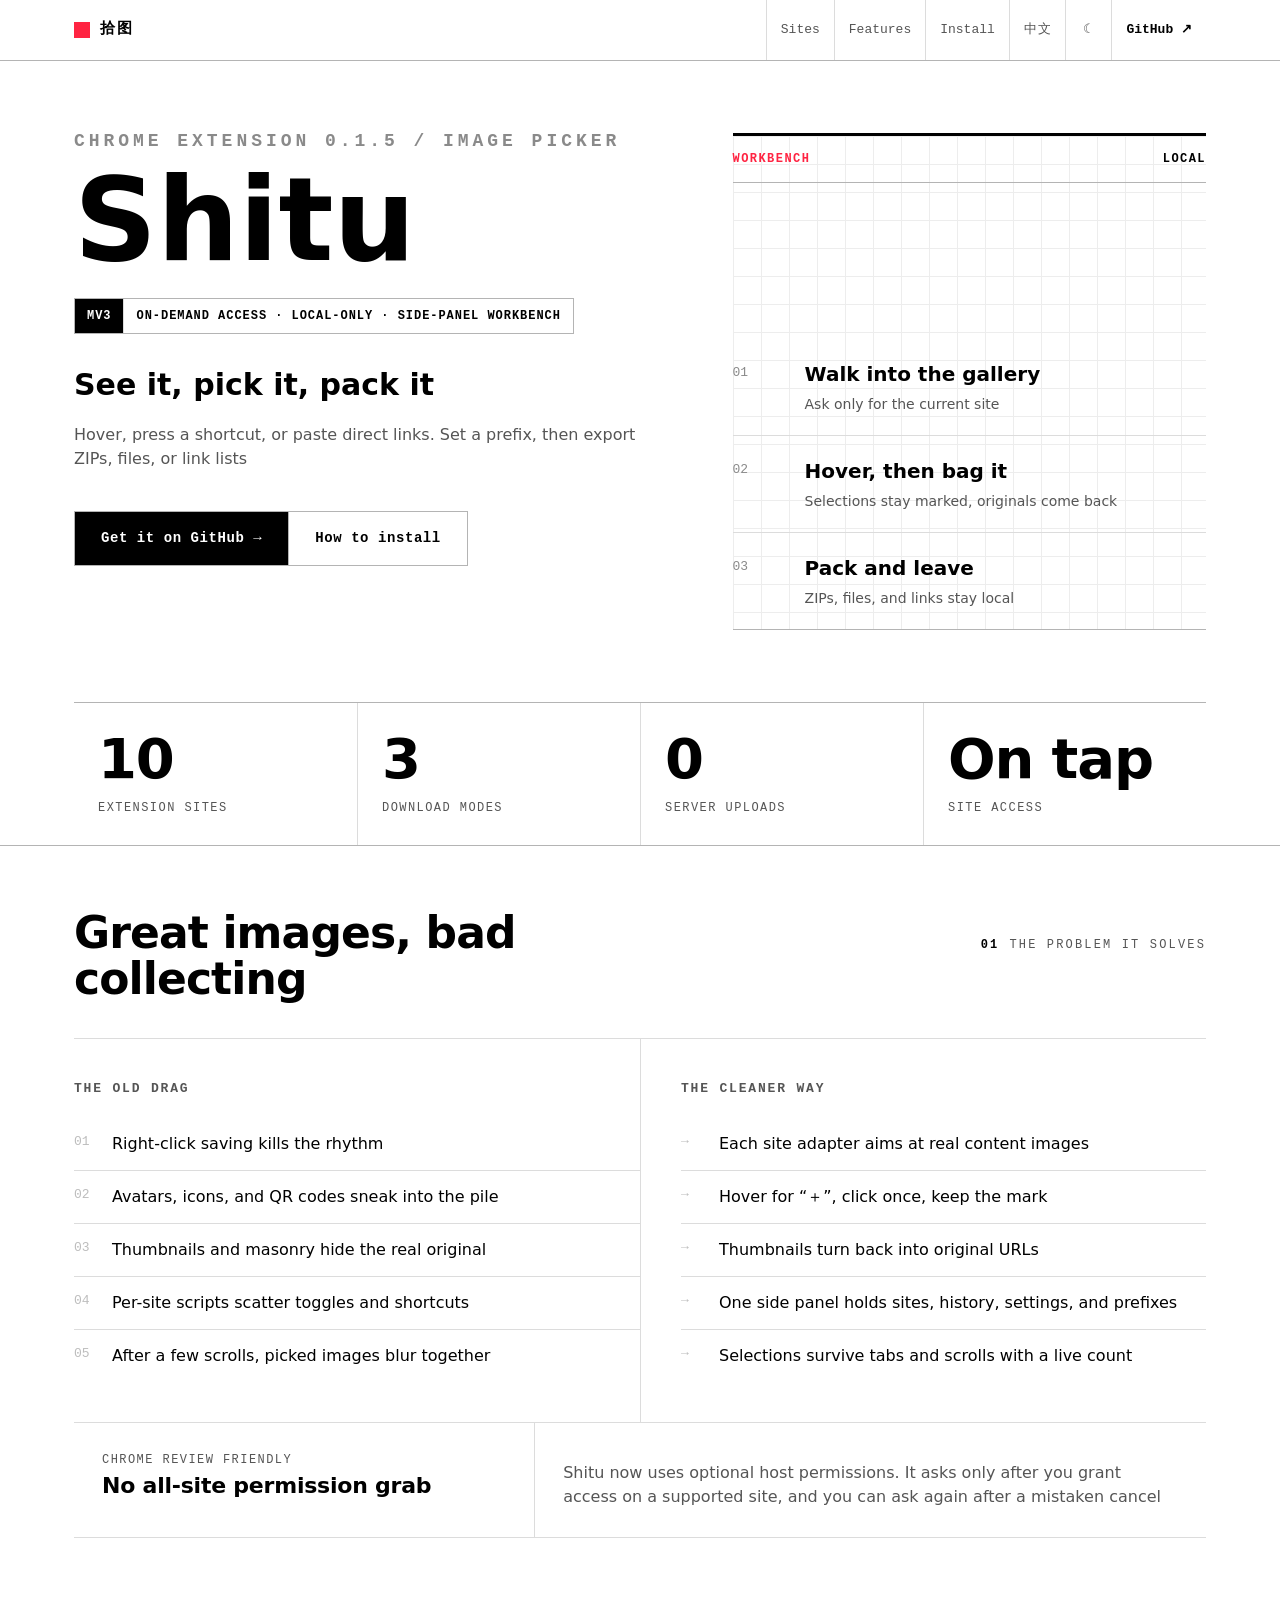
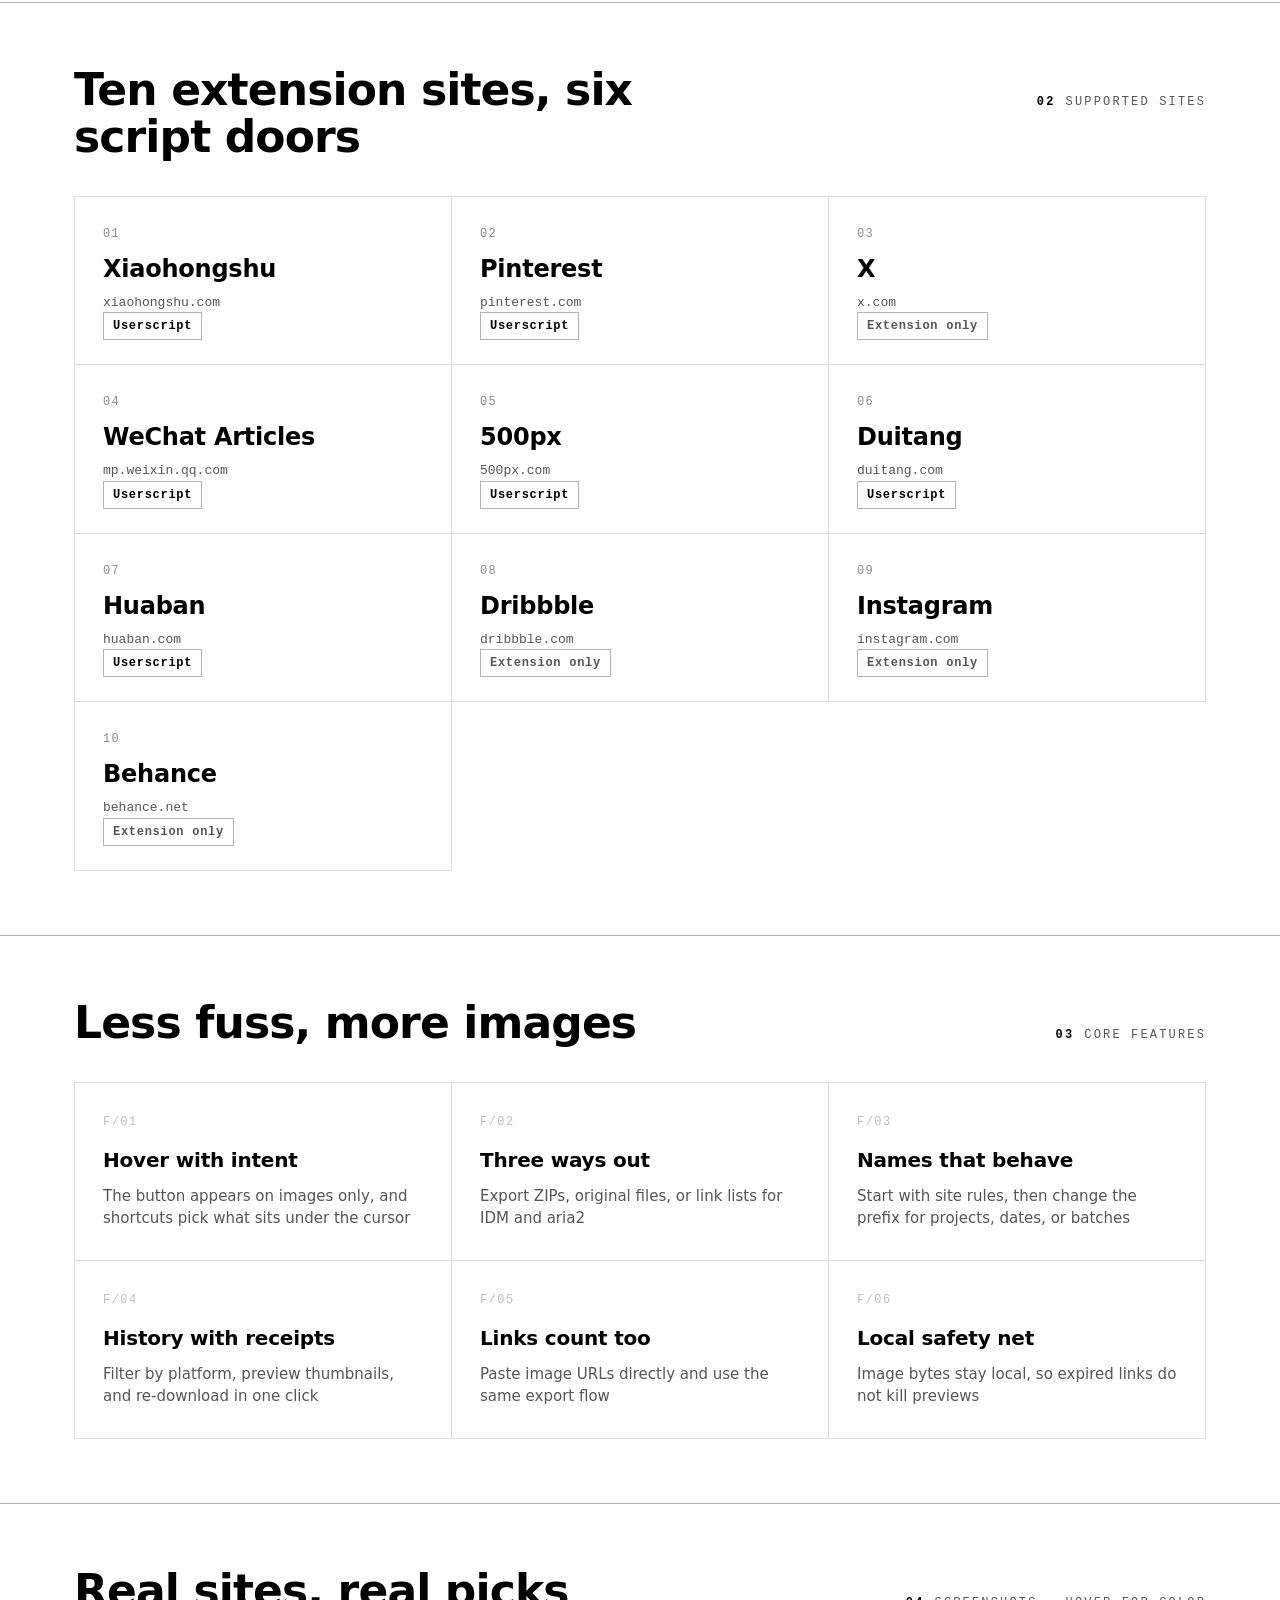
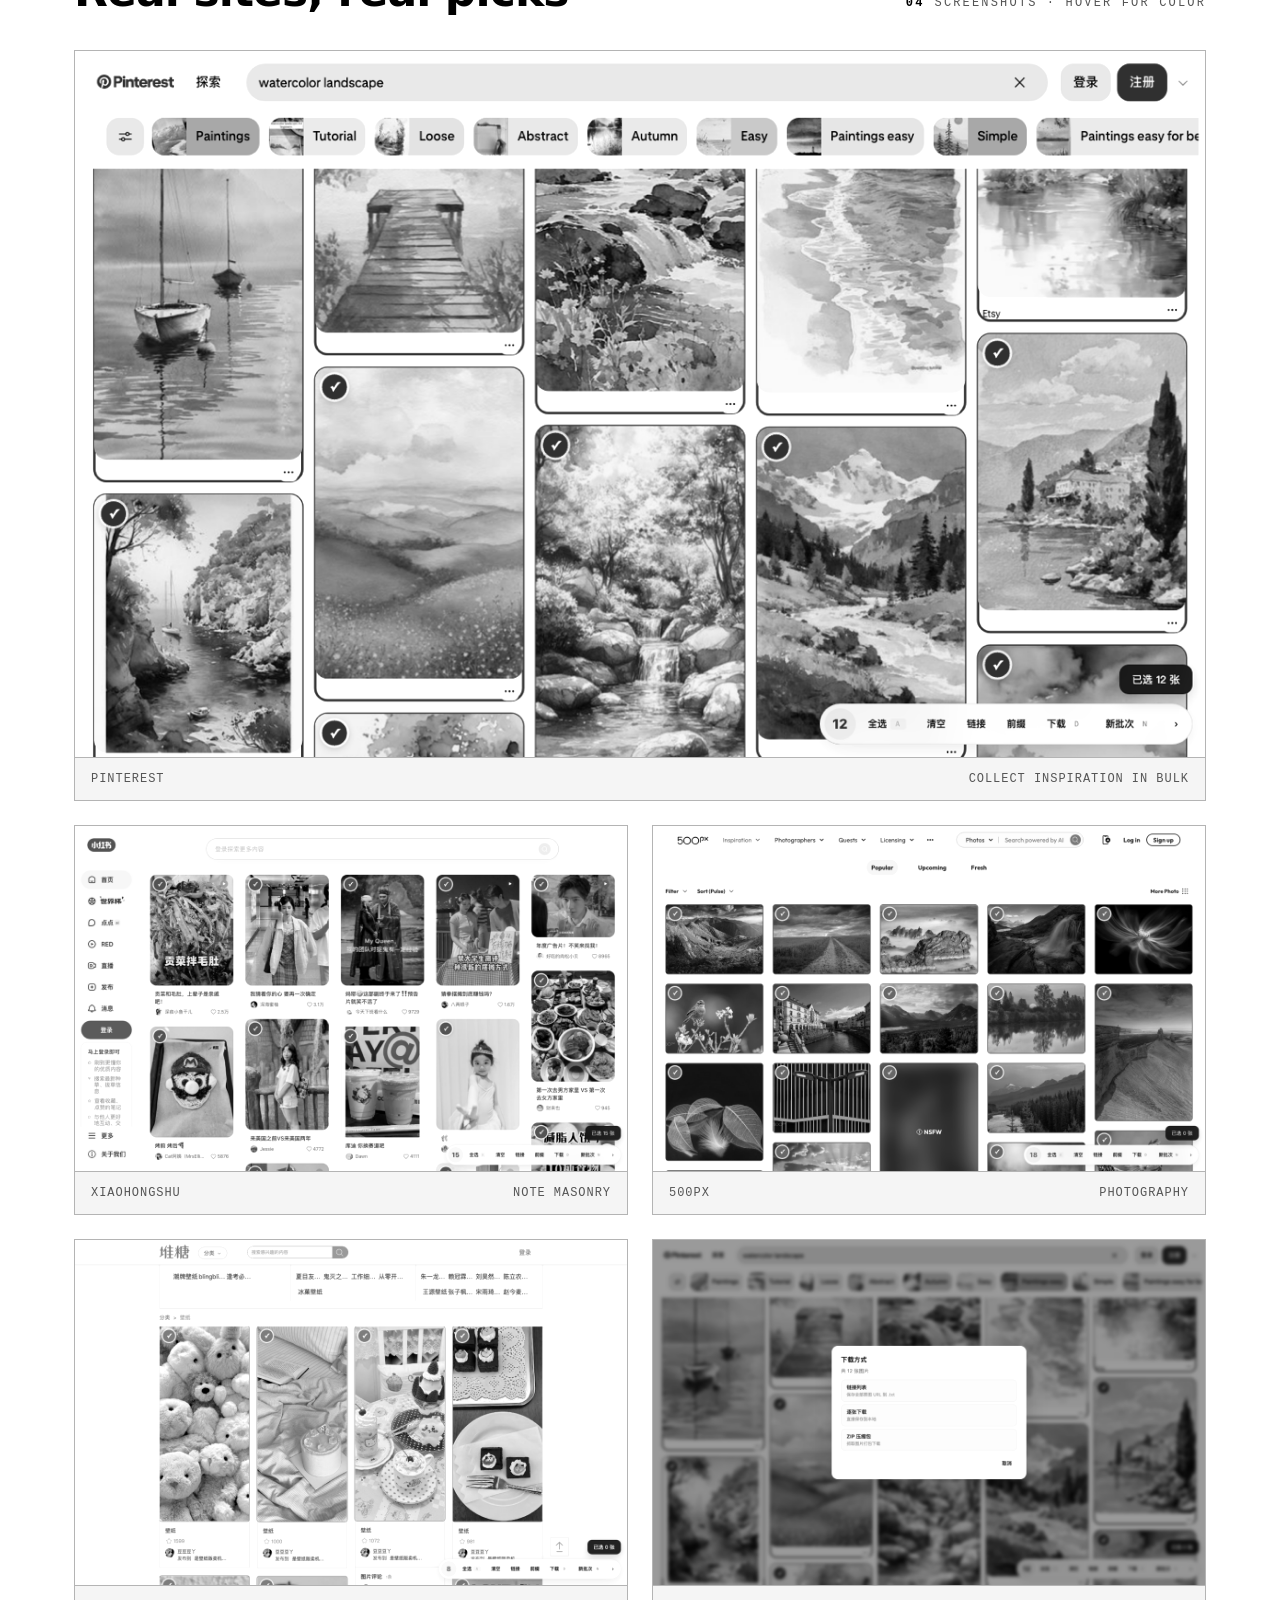
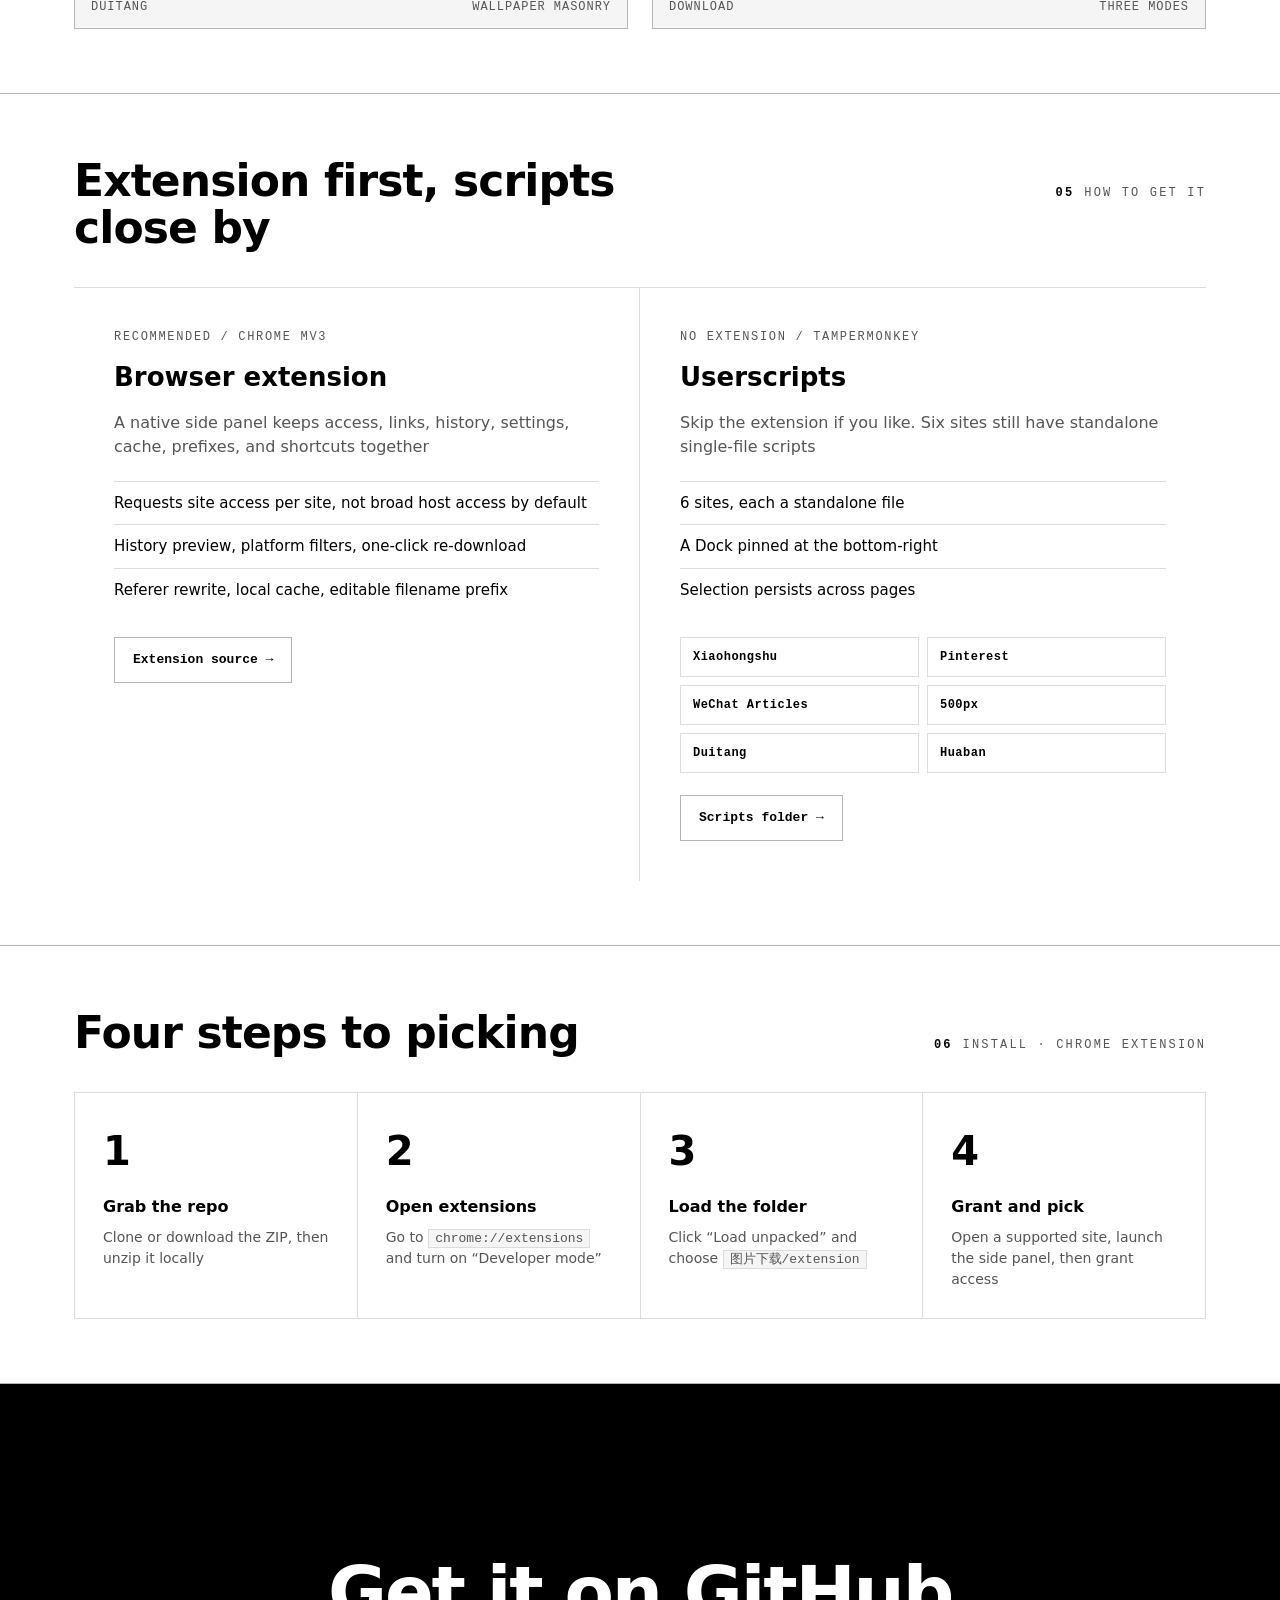
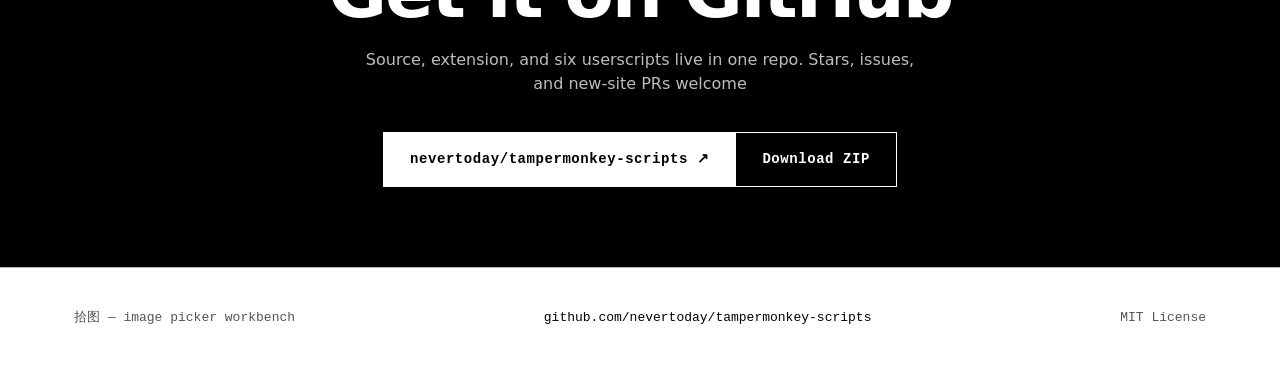
<file: index.html>
<!doctype html>
<html lang="zh-CN" data-theme="light">
<head>
<meta charset="utf-8">
<meta name="viewport" content="width=device-width, initial-scale=1">
<title>拾图 — 悬停选图，批量下载原图</title>
<meta name="description" content="拾图是一个本地运行的 Chrome 扩展和油猴脚本：悬停选择网页图片，按站点授权，批量下载原图、ZIP、链接文本，并提供历史、缓存、前缀和快捷键。">
<meta name="theme-color" content="#ff2442">
<link rel="canonical" href="https://shitu.xiaoxiaodong.ai/">
<link rel="icon" href="favicon.svg" type="image/svg+xml">
<link rel="icon" href="图片下载/extension/assets/icon-32.png" sizes="32x32" type="image/png">
<link rel="apple-touch-icon" href="图片下载/extension/assets/icon-128.png">
<meta property="og:site_name" content="拾图">
<meta property="og:type" content="website">
<meta property="og:title" content="拾图 — 悬停选图，批量下载原图">
<meta property="og:description" content="本地运行的 Chrome 扩展和油猴脚本：悬停选择网页图片，按站点授权，批量下载原图、ZIP、链接文本。">
<meta property="og:url" content="https://shitu.xiaoxiaodong.ai/">
<meta property="og:image" content="https://shitu.xiaoxiaodong.ai/图片下载/extension/assets/icon-128.png">
<meta name="twitter:card" content="summary">
<meta name="twitter:title" content="拾图 — 悬停选图，批量下载原图">
<meta name="twitter:description" content="悬停选图、按需授权、批量下载原图。全部本地运行。">
<meta name="twitter:image" content="https://shitu.xiaoxiaodong.ai/图片下载/extension/assets/icon-128.png">
<script>
  // Apply saved theme before paint to avoid a flash.
  (function () {
    try {
      var t = localStorage.getItem('shitu-theme');
      if (!t) t = matchMedia('(prefers-color-scheme: dark)').matches ? 'dark' : 'light';
      document.documentElement.setAttribute('data-theme', t);
    } catch (e) {}
  })();
</script>
<style>
  :root{
    --ink:#000; --paper:#fff; --accent:#ff2442;
    --g1:#f5f5f5; --g2:#e4e4e4; --g3:#bdbdbd; --g4:#8a8a8a; --g5:#555;
    /* One disciplined gray line system: --line for the regular hairline grid,
       --line-strong for structural separators, --line-soft for the faintest. */
    --line-soft:#ededed; --line:#dcdcdc; --line-strong:#b4b4b4;
    --maxw:1180px;
    --mono:ui-monospace,SFMono-Regular,Menlo,Consolas,"Liberation Mono",monospace;
    --sans:-apple-system,BlinkMacSystemFont,"Segoe UI","PingFang SC","Hiragino Sans GB","Microsoft YaHei",system-ui,sans-serif;
  }
  html[data-theme="dark"]{
    --ink:#fff; --paper:#0a0a0a;
    --g1:#161616; --g2:#2a2a2a; --g3:#454545; --g4:#777; --g5:#a6a6a6;
    --line-soft:#1c1c1c; --line:#2b2b2b; --line-strong:#484848;
  }
  *{box-sizing:border-box;margin:0;padding:0;border-radius:0!important;}
  html{scroll-behavior:smooth;}
  body{
    font-family:var(--sans);
    color:var(--ink);
    background:var(--paper);
    line-height:1.5;
    -webkit-font-smoothing:antialiased;
    font-size:16px;
    transition:background-color .2s ease,color .2s ease;
    overflow-x:hidden;
  }
  a{color:inherit;text-decoration:none;}
  img{display:block;max-width:100%;}
  .wrap{max-width:var(--maxw);margin:0 auto;padding:0 24px;}
  .eyebrow{font-family:var(--mono);font-size:12px;letter-spacing:.18em;text-transform:uppercase;color:var(--g5);display:inline-flex;gap:10px;align-items:center;}
  .eyebrow b{color:var(--ink);font-weight:700;}

  /* nav */
  nav{position:sticky;top:0;z-index:50;background:var(--paper);border-bottom:1px solid var(--line-strong);transition:background-color .2s ease,border-color .2s ease;}
  nav .wrap{display:flex;align-items:center;justify-content:space-between;height:60px;}
  .brand{font-family:var(--mono);font-weight:700;letter-spacing:.16em;font-size:15px;display:flex;align-items:center;gap:10px;}
  .brand .sq{width:16px;height:16px;background:var(--accent);display:inline-block;transition:background-color .2s ease,transform .45s cubic-bezier(.22,1,.36,1);}
  .brand:hover .sq{transform:rotate(45deg) scale(.86);}
  .navlinks{display:flex;align-items:stretch;height:60px;font-family:var(--mono);font-size:13px;}
  .navlinks a,.navlinks button{
    display:inline-flex;align-items:center;height:60px;padding:0 14px;
    border:none;border-left:1px solid var(--line);
    color:var(--g5);font:inherit;cursor:pointer;
    /* ink fill that rises from the bottom — tab-like, keeps text readable */
    background-color:transparent;
    background-image:linear-gradient(var(--ink),var(--ink));
    background-repeat:no-repeat;background-position:center bottom;background-size:100% 0%;
    transition:background-size .34s cubic-bezier(.4,0,.2,1),color .34s ease;
  }
  .navlinks a.gh{color:var(--ink);font-weight:700;}
  .navlinks a:hover,.navlinks button:hover,
  .navlinks a:focus-visible,.navlinks button:focus-visible{background-size:100% 100%;color:var(--paper);outline:none;}
  .navtoggle{min-width:46px;justify-content:center;letter-spacing:.06em;}

  /* hero */
  header.hero{border-bottom:1px solid var(--line-strong);}
  .hero .wrap{padding-top:72px;}
  .hero-grid{display:grid;grid-template-columns:minmax(0,1.12fr) minmax(320px,.88fr);gap:56px;align-items:end;}
  .hero-grid > *{min-width:0;}
  .hero-title{max-width:760px;}
  .hero h1{font-size:clamp(58px,9vw,122px);line-height:.95;font-weight:850;letter-spacing:0;}
  .hero h1 small{display:block;width:max-content;max-width:100%;font-family:var(--mono);font-size:clamp(12px,1.7vw,18px);font-weight:700;letter-spacing:.22em;color:var(--g4);margin-bottom:16px;overflow-wrap:anywhere;}
  .hero-name{display:block;}
  .release{display:inline-flex;margin-top:22px;border:1px solid var(--line-strong);font-family:var(--mono);font-size:12px;font-weight:700;letter-spacing:.08em;text-transform:uppercase;}
  .release span{padding:8px 12px;border-left:1px solid var(--line);}
  .release span:first-child{border-left:none;background:var(--ink);color:var(--paper);}
  .hero .tag{font-size:clamp(18px,2.6vw,30px);font-weight:600;max-width:820px;margin-top:28px;}
  .hero .tag,.hero .sub{overflow-wrap:anywhere;}
  .hero .sub{color:var(--g5);max-width:660px;margin-top:16px;}
  .cta{display:flex;flex-wrap:wrap;gap:0;margin:40px 0 64px;border:1px solid var(--line-strong);width:max-content;max-width:100%;}
  .btn{font-family:var(--mono);font-size:14px;font-weight:700;letter-spacing:.04em;padding:16px 26px;display:inline-flex;align-items:center;gap:10px;cursor:pointer;color:var(--ink);border:none;
    background-color:var(--paper);
    background-image:linear-gradient(var(--ink),var(--ink));
    background-repeat:no-repeat;background-position:left center;background-size:0% 100%;
    transition:background-size .4s cubic-bezier(.45,0,.15,1),color .4s ease;}
  .btn + .btn{border-left:1px solid var(--line-strong);}
  .btn.solid{background-color:var(--ink);color:var(--paper);background-image:linear-gradient(var(--paper),var(--paper));}
  .btn:hover{background-size:100% 100%;color:var(--paper);}
  .btn.solid:hover{background-size:100% 100%;color:var(--ink);}
  .hero-board{border-top:3px solid var(--ink);border-bottom:1px solid var(--line-strong);align-self:stretch;display:grid;grid-template-rows:auto 1fr;background:
    linear-gradient(90deg,var(--line-soft) 1px,transparent 1px) 0 0 / 28px 28px,
    linear-gradient(var(--line-soft) 1px,transparent 1px) 0 0 / 28px 28px;}
  .hero-board-head{display:flex;align-items:center;justify-content:space-between;gap:18px;border-bottom:1px solid var(--line-strong);padding:14px 0;font-family:var(--mono);font-size:12px;font-weight:800;letter-spacing:.12em;text-transform:uppercase;}
  .hero-board-head span:first-child{color:var(--accent);}
  .hero-flow{display:grid;grid-template-columns:1fr;align-content:end;min-height:330px;}
  .flow-row{display:grid;grid-template-columns:54px minmax(0,1fr);gap:18px;padding:20px 0;border-top:1px solid var(--line);}
  .flow-row:first-child{border-top:none;}
  .flow-num{font-family:var(--mono);font-size:13px;color:var(--g4);padding-top:4px;}
  .flow-title{font-size:20px;font-weight:850;letter-spacing:0;}
  .flow-copy{color:var(--g5);font-size:14px;margin-top:5px;max-width:36ch;}

  .stats{display:grid;grid-template-columns:repeat(4,1fr);border-top:1px solid var(--line-strong);}
  .stat{padding:28px 24px;border-left:1px solid var(--line);}
  .stat:first-child{border-left:none;}
  .stat .n{font-size:clamp(34px,5vw,56px);font-weight:800;letter-spacing:-.02em;line-height:1;}
  .stat .l{font-family:var(--mono);font-size:12px;letter-spacing:.12em;text-transform:uppercase;color:var(--g5);margin-top:12px;}

  .notice{display:grid;grid-template-columns:1.1fr 1.6fr;border-top:1px solid var(--line);margin-bottom:64px;}
  .notice > div{padding:28px;border-right:1px solid var(--line);border-bottom:1px solid var(--line);}
  .notice > div:last-child{border-right:none;}
  .notice h3{font-size:22px;font-weight:800;letter-spacing:-.01em;}
  .notice p{margin-top:10px;color:var(--g5);}
  .notice .mini{font-family:var(--mono);font-size:12px;letter-spacing:.12em;text-transform:uppercase;color:var(--g5);}

  section{border-bottom:1px solid var(--line-strong);}
  .sechead{display:flex;align-items:baseline;justify-content:space-between;gap:24px;padding:64px 0 36px;flex-wrap:wrap;}
  .sechead h2{font-size:clamp(28px,4vw,44px);font-weight:800;letter-spacing:-.02em;line-height:1.05;max-width:20ch;}

  .twocol{display:grid;grid-template-columns:1fr 1fr;border-top:1px solid var(--line);}
  .twocol > div{padding:40px 0;}
  .twocol > div:last-child{border-left:1px solid var(--line);padding-left:40px;}
  .twocol h3{font-family:var(--mono);font-size:13px;letter-spacing:.14em;text-transform:uppercase;color:var(--g5);margin-bottom:20px;}
  .twocol ul{list-style:none;}
  .twocol li{padding:14px 0;border-top:1px solid var(--line);display:flex;gap:14px;}
  .twocol li:first-child{border-top:none;}
  .twocol li .ix{font-family:var(--mono);color:var(--g3);font-size:13px;min-width:24px;}

  .grid{display:grid;border-left:1px solid var(--line);border-top:1px solid var(--line);}
  .sites{grid-template-columns:repeat(3,1fr);margin-bottom:64px;}
  .cell{border-right:1px solid var(--line);border-bottom:1px solid var(--line);padding:28px;min-height:150px;display:flex;flex-direction:column;justify-content:space-between;color:var(--ink);
    background-color:transparent;
    background-image:linear-gradient(var(--ink),var(--ink));
    background-repeat:no-repeat;background-position:left center;background-size:0% 100%;
    transition:background-size .42s cubic-bezier(.45,0,.15,1),color .42s ease;}
  .cell .idx,.cell .name,.cell .dom,.site-action{transition:transform .42s cubic-bezier(.22,1,.36,1),color .42s ease,border-color .42s ease;}
  .cell:hover{background-size:100% 100%;color:var(--paper);}
  .cell:hover .idx,.cell:hover .name,.cell:hover .dom,.cell:hover .site-action{transform:translateX(6px);}
  .cell .idx{font-family:var(--mono);font-size:12px;color:var(--g4);letter-spacing:.1em;}
  .cell:hover .idx,.cell:hover .dom{color:var(--g3);}
  .cell .name{font-size:24px;font-weight:800;letter-spacing:-.01em;margin-top:8px;}
  .cell .dom{font-family:var(--mono);font-size:13px;color:var(--g5);margin-top:6px;}
  .site-action{width:max-content;max-width:100%;margin-top:16px;padding:6px 9px;border:1px solid var(--line-strong);font-family:var(--mono);font-size:12px;font-weight:800;letter-spacing:.06em;}
  .site-action.is-muted{color:var(--g5);}
  .cell:hover .site-action{border-color:var(--paper);color:var(--paper);}

  .feats{grid-template-columns:repeat(3,1fr);margin-bottom:64px;}
  .feat{border-right:1px solid var(--line);border-bottom:1px solid var(--line);padding:30px 28px;position:relative;transition:background-color .35s ease;}
  .feat::before{content:"";position:absolute;left:0;top:0;width:3px;height:100%;background:var(--ink);transform:scaleY(0);transform-origin:top;transition:transform .42s cubic-bezier(.22,1,.36,1);}
  .feat:hover{background:var(--g1);}
  .feat:hover::before{transform:scaleY(1);}
  .feat .fn{font-family:var(--mono);font-size:12px;color:var(--g3);letter-spacing:.12em;transition:color .35s ease;}
  .feat:hover .fn{color:var(--ink);}
  .feat h3{font-size:20px;font-weight:800;margin:14px 0 10px;letter-spacing:-.01em;transition:transform .42s cubic-bezier(.22,1,.36,1);}
  .feat:hover h3{transform:translateX(8px);}
  .feat p{color:var(--g5);font-size:15px;}

  .shots{margin-bottom:64px;display:grid;grid-template-columns:repeat(2,1fr);gap:24px;}
  .shot{border:1px solid var(--line-strong);background:var(--g1);overflow:hidden;}
  .shot img{width:100%;filter:grayscale(100%) contrast(1.04);transition:filter .45s ease,transform .6s cubic-bezier(.22,1,.36,1);}
  html[data-theme="dark"] .shot img{filter:grayscale(100%) contrast(1.04) invert(0);opacity:.92;}
  .shot:hover img{filter:grayscale(0%);opacity:1;transform:scale(1.05);}
  .shot .cap{border-top:1px solid var(--line-strong);padding:12px 16px;font-family:var(--mono);font-size:12px;letter-spacing:.08em;text-transform:uppercase;color:var(--g5);display:flex;justify-content:space-between;}
  .shot.wide{grid-column:1 / -1;}

  .flavors{display:grid;grid-template-columns:1fr 1fr;border-top:1px solid var(--line);margin-bottom:64px;}
  .flavor{padding:40px;border-right:1px solid var(--line);}
  .flavor:last-child{border-right:none;}
  .flavor .k{font-family:var(--mono);font-size:12px;letter-spacing:.14em;text-transform:uppercase;color:var(--g5);}
  .flavor h3{font-size:26px;font-weight:800;margin:12px 0 14px;}
  .flavor p{color:var(--g5);margin-bottom:22px;}
  .flavor ul{list-style:none;margin-bottom:26px;}
  .flavor li{padding:10px 0;border-top:1px solid var(--line);font-size:15px;}
  .script-list{display:grid;grid-template-columns:repeat(2,minmax(0,1fr));gap:8px;margin:2px 0 22px;}
  .script-list a{min-width:0;padding:10px 12px;border:1px solid var(--line);font-family:var(--mono);font-size:12px;font-weight:800;letter-spacing:.04em;white-space:nowrap;overflow:hidden;text-overflow:ellipsis;
    background-color:transparent;
    background-image:linear-gradient(var(--ink),var(--ink));
    background-repeat:no-repeat;background-position:left center;background-size:0% 100%;
    transition:background-size .38s cubic-bezier(.45,0,.15,1),color .38s ease,border-color .38s ease;}
  .script-list a:hover{background-size:100% 100%;color:var(--paper);border-color:var(--ink);}
  .flavor .linkbtn{font-family:var(--mono);font-size:13px;font-weight:700;border:1px solid var(--line-strong);padding:12px 18px;display:inline-flex;gap:10px;align-items:center;color:inherit;
    background-color:transparent;
    background-image:linear-gradient(var(--ink),var(--ink));
    background-repeat:no-repeat;background-position:left center;background-size:0% 100%;
    transition:background-size .38s cubic-bezier(.45,0,.15,1),color .38s ease,border-color .38s ease;}
  .flavor .linkbtn:hover{background-size:100% 100%;color:var(--paper);border-color:var(--ink);}

  .steps{grid-template-columns:repeat(4,1fr);margin-bottom:64px;}
  .step{border-right:1px solid var(--line);border-bottom:1px solid var(--line);padding:28px;}
  .step .num{font-size:40px;font-weight:800;letter-spacing:-.02em;}
  .step h3{font-size:16px;font-weight:700;margin:14px 0 8px;}
  .step p{color:var(--g5);font-size:14px;}
  .step code{font-family:var(--mono);font-size:13px;background:var(--g1);border:1px solid var(--line);padding:1px 6px;}

  .endcta{background:var(--ink);color:var(--paper);transition:background-color .2s ease,color .2s ease;}
  .endcta .wrap{padding:80px 24px;text-align:center;}
  .endcta h2{font-size:clamp(32px,6vw,72px);font-weight:800;letter-spacing:-.03em;line-height:1;}
  .endcta p{color:var(--g3);margin:20px auto 36px;max-width:54ch;}
  .endcta .cta{border:1px solid var(--paper);margin:0 auto;}
  .endcta .btn{background-color:var(--ink);color:var(--paper);background-image:linear-gradient(var(--paper),var(--paper));background-size:0% 100%;}
  .endcta .btn.solid{background-color:var(--paper);color:var(--ink);background-image:linear-gradient(var(--ink),var(--ink));background-size:0% 100%;}
  .endcta .btn:hover{background-size:100% 100%;color:var(--ink);}
  .endcta .btn.solid:hover{background-size:100% 100%;color:var(--paper);}
  .endcta .btn + .btn{border-left:1px solid var(--paper);}

  footer{background:var(--paper);transition:background-color .2s ease;}
  footer .wrap{padding:40px 24px;display:flex;justify-content:space-between;align-items:center;gap:20px;flex-wrap:wrap;font-family:var(--mono);font-size:13px;color:var(--g5);}
  footer a{color:var(--ink);padding-bottom:2px;
    background-image:linear-gradient(var(--ink),var(--ink));
    background-repeat:no-repeat;background-position:left bottom;background-size:0% 1px;
    transition:background-size .35s cubic-bezier(.45,0,.15,1);}
  footer a:hover{background-size:100% 1px;}

  /* Respect users who prefer less motion: keep the state change, drop the movement. */
  @media (prefers-reduced-motion: reduce){
    *{transition-duration:.01ms!important;animation-duration:.01ms!important;}
    .brand:hover .sq,.cell:hover .idx,.cell:hover .name,.cell:hover .dom,.feat:hover h3,.shot:hover img{transform:none!important;}
  }

  @media(max-width:860px){
    .hero-grid{grid-template-columns:1fr;gap:34px;align-items:start;}
    .hero-board{align-self:auto;}
    .hero-flow{min-height:0;}
    .stats{grid-template-columns:repeat(2,1fr);}
    .stat{min-width:0;}
    .stat:nth-child(3){border-left:none;}
    .sites,.feats{grid-template-columns:repeat(2,1fr);}
    .steps{grid-template-columns:repeat(2,1fr);}
    .twocol,.flavors,.notice{grid-template-columns:1fr;}
    .twocol > div:last-child{border-left:none;border-top:1px solid var(--line);padding-left:0;}
    .notice > div{border-right:none;}
    .flavor{border-right:none;border-bottom:1px solid var(--line);}
    .navlinks a.navhide{display:none;}
  }
  @media(max-width:560px){
    .sites,.feats,.steps{grid-template-columns:1fr;}
    .grid{min-width:0;}
    .cell,.feat,.step,.flavor{min-width:0;overflow-wrap:anywhere;}
    .shots{grid-template-columns:1fr;}
    .script-list{grid-template-columns:1fr;}
    .navlinks a.gh{display:none;}
    .hero .wrap{padding-top:54px;}
    .hero-title,.hero h1,.release,.hero .tag,.hero .sub,.hero .cta,.hero-board{width:100%;max-width:342px;}
    .hero h1{font-size:clamp(52px,20vw,86px);}
    .hero h1 small{font-size:12px;letter-spacing:.12em;}
    .release{display:grid;width:100%;}
    .release span{white-space:normal;overflow-wrap:anywhere;}
    .release span{border-left:none;border-top:1px solid var(--line);}
    .release span:first-child{border-top:none;}
    .hero .cta{display:grid;width:100%;margin-bottom:58px;}
    .hero .btn{justify-content:center;text-align:center;white-space:normal;overflow-wrap:anywhere;}
    .hero .btn + .btn{border-left:none;border-top:1px solid var(--line-strong);}
    .flow-row{grid-template-columns:40px minmax(0,1fr);gap:12px;}
  }
</style>
</head>
<body>

<nav>
  <div class="wrap">
    <a class="brand" href="#top"><span class="sq"></span>拾图</a>
    <div class="navlinks">
      <a class="navhide" href="#sites" data-i18n="navSites">站点</a>
      <a class="navhide" href="#features" data-i18n="navFeatures">能力</a>
      <a class="navhide" href="#install" data-i18n="navInstall">安装</a>
      <button class="navtoggle" id="langToggle" type="button" aria-label="Switch language">EN</button>
      <button class="navtoggle" id="themeToggle" type="button" aria-label="Toggle dark mode">☾</button>
      <a class="gh" href="https://github.com/nevertoday/tampermonkey-scripts" target="_blank" rel="noopener">GitHub ↗</a>
    </div>
  </div>
</nav>

<header class="hero" id="top">
  <div class="wrap">
    <div class="hero-grid">
      <div>
        <div class="hero-title">
          <h1><small data-i18n="heroKicker">Chrome 扩展 0.1.5 / IMAGE PICKER</small><span class="hero-name" data-i18n="heroName">拾图</span></h1>
        </div>
        <div class="release"><span>MV3</span><span data-i18n="releaseCopy">按需授权 · 本地运行 · 侧边栏工作台</span></div>
        <p class="tag" data-i18n="heroTag">看中的图，一把收走</p>
        <p class="sub" data-i18n="heroSub">悬停、快捷键、直链都能选。改好文件名前缀，再导出 ZIP、单张图片或链接文本</p>
        <div class="cta">
          <a class="btn solid" href="https://github.com/nevertoday/tampermonkey-scripts" target="_blank" rel="noopener" data-i18n="ctaGet">在 GitHub 获取 →</a>
          <a class="btn" href="#install" data-i18n="ctaInstall">安装方法</a>
        </div>
      </div>
      <div class="hero-board" aria-label="拾图工作流">
        <div class="hero-board-head"><span data-i18n="boardK">工作台</span><span>LOCAL</span></div>
        <div class="hero-flow">
          <div class="flow-row">
            <div class="flow-num">01</div>
            <div><div class="flow-title" data-i18n="flow1h">到图里去</div><p class="flow-copy" data-i18n="flow1p">只向当前站点要权限</p></div>
          </div>
          <div class="flow-row">
            <div class="flow-num">02</div>
            <div><div class="flow-title" data-i18n="flow2h">悬停就收</div><p class="flow-copy" data-i18n="flow2p">选中状态保留，高清链接自动找回</p></div>
          </div>
          <div class="flow-row">
            <div class="flow-num">03</div>
            <div><div class="flow-title" data-i18n="flow3h">打包带走</div><p class="flow-copy" data-i18n="flow3p">ZIP、单张、链接文本都在本地完成</p></div>
          </div>
        </div>
      </div>
    </div>
  </div>
  <div class="wrap">
    <div class="stats">
      <div class="stat"><div class="n">10</div><div class="l" data-i18n="statSites">扩展适配站点</div></div>
      <div class="stat"><div class="n">3</div><div class="l" data-i18n="statModes">下载方式</div></div>
      <div class="stat"><div class="n">0</div><div class="l" data-i18n="statUploads">服务器上传</div></div>
      <div class="stat"><div class="n" data-i18n="statPermissionN">按需</div><div class="l" data-i18n="statPermission">网站授权</div></div>
    </div>
  </div>
</header>

<section id="why">
  <div class="wrap">
    <div class="sechead">
      <h2 data-i18n="whyH">好图很多，别一张张右键</h2>
      <p class="eyebrow"><b>01</b> <span data-i18n="whyEyebrow">它解决的问题</span></p>
    </div>
    <div class="twocol">
      <div>
        <h3 data-i18n="painH">以前很烦</h3>
        <ul>
          <li><span class="ix">01</span><span data-i18n="pain1">右键保存太慢，几十张就断片</span></li>
          <li><span class="ix">02</span><span data-i18n="pain2">头像、图标、二维码混进来，下载器很容易抓偏</span></li>
          <li><span class="ix">03</span><span data-i18n="pain3">缩略图、懒加载、瀑布流，让原图躲起来</span></li>
          <li><span class="ix">04</span><span data-i18n="pain4">脚本分散，开关和快捷键各玩各的</span></li>
          <li><span class="ix">05</span><span data-i18n="pain5">滚几屏之后，刚选过哪张全靠猜</span></li>
        </ul>
      </div>
      <div>
        <h3 data-i18n="wayH">现在很顺</h3>
        <ul>
          <li><span class="ix">→</span><span data-i18n="way1">每个站点单独适配，直接盯住内容图</span></li>
          <li><span class="ix">→</span><span data-i18n="way2">悬停出现「＋」，点一下就入篮</span></li>
          <li><span class="ix">→</span><span data-i18n="way3">缩略图自动换成高清原图链接</span></li>
          <li><span class="ix">→</span><span data-i18n="way4">侧边栏统一管站点、历史、设置和前缀</span></li>
          <li><span class="ix">→</span><span data-i18n="way5">跨标签页、跨滚动保留选择，数量实时更新</span></li>
        </ul>
      </div>
    </div>
    <div class="notice">
      <div>
        <div class="mini" data-i18n="noticeK">Chrome 审核友好</div>
        <h3 data-i18n="noticeH">不再一口气要全站权限</h3>
      </div>
      <div>
        <p data-i18n="noticeP">新版改为可选主机权限。只有你在支持站点点击授权，拾图才请求当前站点和图片域名。点错或取消，也能再次询问</p>
      </div>
    </div>
  </div>
</section>

<section id="sites">
  <div class="wrap">
    <div class="sechead">
      <h2 data-i18n="sitesH">十个扩展站点，六个脚本入口</h2>
      <p class="eyebrow"><b>02</b> <span data-i18n="sitesEyebrow">支持站点</span></p>
    </div>
    <div class="grid sites">
      <div class="cell"><span class="idx">01</span><div><div class="name" data-i18n="siteXhs">小红书</div><div class="dom">xiaohongshu.com</div><a class="site-action" href="图片下载/小红书-图片选择器.user.js" data-i18n="scriptDownload">油猴脚本</a></div></div>
      <div class="cell"><span class="idx">02</span><div><div class="name">Pinterest</div><div class="dom">pinterest.com</div><a class="site-action" href="图片下载/pinterest-图片选择器.user.js" data-i18n="scriptDownload">油猴脚本</a></div></div>
      <div class="cell"><span class="idx">03</span><div><div class="name">X</div><div class="dom">x.com</div><span class="site-action is-muted" data-i18n="extensionOnly">扩展版支持</span></div></div>
      <div class="cell"><span class="idx">04</span><div><div class="name" data-i18n="siteWechat">微信公众号</div><div class="dom">mp.weixin.qq.com</div><a class="site-action" href="图片下载/微信公众号-图片选择器.user.js" data-i18n="scriptDownload">油猴脚本</a></div></div>
      <div class="cell"><span class="idx">05</span><div><div class="name">500px</div><div class="dom">500px.com</div><a class="site-action" href="图片下载/500px-图片选择器.user.js" data-i18n="scriptDownload">油猴脚本</a></div></div>
      <div class="cell"><span class="idx">06</span><div><div class="name" data-i18n="siteDuitang">堆糖</div><div class="dom">duitang.com</div><a class="site-action" href="图片下载/堆糖-图片选择器.user.js" data-i18n="scriptDownload">油猴脚本</a></div></div>
      <div class="cell"><span class="idx">07</span><div><div class="name" data-i18n="siteHuaban">花瓣</div><div class="dom">huaban.com</div><a class="site-action" href="图片下载/花瓣-图片选择器.user.js" data-i18n="scriptDownload">油猴脚本</a></div></div>
      <div class="cell"><span class="idx">08</span><div><div class="name">Dribbble</div><div class="dom">dribbble.com</div><span class="site-action is-muted" data-i18n="extensionOnly">扩展版支持</span></div></div>
      <div class="cell"><span class="idx">09</span><div><div class="name">Instagram</div><div class="dom">instagram.com</div><span class="site-action is-muted" data-i18n="extensionOnly">扩展版支持</span></div></div>
      <div class="cell"><span class="idx">10</span><div><div class="name">Behance</div><div class="dom">behance.net</div><span class="site-action is-muted" data-i18n="extensionOnly">扩展版支持</span></div></div>
    </div>
  </div>
</section>

<section id="features">
  <div class="wrap">
    <div class="sechead">
      <h2 data-i18n="featH">收图这件事，少折腾一点</h2>
      <p class="eyebrow"><b>03</b> <span data-i18n="featEyebrow">核心能力</span></p>
    </div>
    <div class="grid feats">
      <div class="feat"><div class="fn">F/01</div><h3 data-i18n="f1h">悬停才出手</h3><p data-i18n="f1p">按钮只在图片上出现，快捷键选中指针下的图，少误选</p></div>
      <div class="feat"><div class="fn">F/02</div><h3 data-i18n="f2h">三种带走</h3><p data-i18n="f2p">ZIP、单张原图、链接文本都支持，也方便交给 IDM 或 aria2</p></div>
      <div class="feat"><div class="fn">F/03</div><h3 data-i18n="f3h">文件名听你的</h3><p data-i18n="f3p">默认按站点规则命名，也能临时改前缀，按项目、日期、批次归档</p></div>
      <div class="feat"><div class="fn">F/04</div><h3 data-i18n="f4h">历史不丢</h3><p data-i18n="f4p">下载和复制都有记录，可筛平台、看缩略图、一键重下</p></div>
      <div class="feat"><div class="fn">F/05</div><h3 data-i18n="f5h">直链也收</h3><p data-i18n="f5p">不用打开网页，粘贴图片链接列表也能走同一套导出流程</p></div>
      <div class="feat"><div class="fn">F/06</div><h3 data-i18n="f6h">本地留底</h3><p data-i18n="f6p">图片字节存在本地，链接过期后还能预览和重新下载</p></div>
    </div>
  </div>
</section>

<section id="shots">
  <div class="wrap">
    <div class="sechead">
      <h2 data-i18n="shotsH">真站点，真效果</h2>
      <p class="eyebrow"><b>04</b> <span data-i18n="shotsEyebrow">截图 · 悬停看原色</span></p>
    </div>
    <div class="shots">
      <div class="shot wide"><img src="screenshots/pinterest.png" alt="Pinterest"><div class="cap"><span>Pinterest</span><span data-i18n="capPinterest">批量收集灵感图</span></div></div>
      <div class="shot"><img src="screenshots/xiaohongshu.png" alt="Xiaohongshu"><div class="cap"><span data-i18n="siteXhs">小红书</span><span data-i18n="capXhs">笔记瀑布流</span></div></div>
      <div class="shot"><img src="screenshots/500px.png" alt="500px"><div class="cap"><span>500px</span><span data-i18n="capPx">摄影大图</span></div></div>
      <div class="shot"><img src="screenshots/duitang.png" alt="Duitang"><div class="cap"><span data-i18n="siteDuitang">堆糖</span><span data-i18n="capDt">壁纸瀑布流</span></div></div>
      <div class="shot"><img src="screenshots/download-dialog.png" alt="Download modes"><div class="cap"><span data-i18n="capDlK">下载</span><span data-i18n="capDl">三种方式</span></div></div>
    </div>
  </div>
</section>

<section id="flavors">
  <div class="wrap">
    <div class="sechead">
      <h2 data-i18n="flavH">扩展主线，脚本留着</h2>
      <p class="eyebrow"><b>05</b> <span data-i18n="flavEyebrow">怎么装</span></p>
    </div>
    <div class="flavors">
      <div class="flavor">
        <div class="k" data-i18n="flav1k">推荐 / Chrome MV3</div>
        <h3 data-i18n="flav1h">浏览器扩展</h3>
        <p data-i18n="flav1p">原生侧边栏，把授权、直链、历史、设置、缓存、前缀和快捷键放到一起</p>
        <ul>
          <li data-i18n="flav1l1">按站点请求权限，不默认索要主机权限</li>
          <li data-i18n="flav1l2">历史预览、平台筛选、一键重新下载</li>
          <li data-i18n="flav1l3">防盗链改写、本地缓存、可编辑文件名前缀</li>
        </ul>
        <a class="linkbtn" href="https://github.com/nevertoday/tampermonkey-scripts/tree/main/图片下载/extension" target="_blank" rel="noopener" data-i18n="flav1link">扩展源码 →</a>
      </div>
      <div class="flavor">
        <div class="k" data-i18n="flav2k">免装扩展 / Tampermonkey</div>
        <h3 data-i18n="flav2h">油猴脚本</h3>
        <p data-i18n="flav2p">不想装扩展也行。六个站点保留独立脚本，单文件即用</p>
        <ul>
          <li data-i18n="flav2l1">6 个站点，各自独立单文件</li>
          <li data-i18n="flav2l2">页面右下角常驻 Dock</li>
          <li data-i18n="flav2l3">选择状态跨页面持久保留</li>
        </ul>
        <div class="script-list" aria-label="油猴脚本下载">
          <a href="图片下载/小红书-图片选择器.user.js" data-i18n="siteXhs">小红书</a>
          <a href="图片下载/pinterest-图片选择器.user.js">Pinterest</a>
          <a href="图片下载/微信公众号-图片选择器.user.js" data-i18n="siteWechat">微信公众号</a>
          <a href="图片下载/500px-图片选择器.user.js">500px</a>
          <a href="图片下载/堆糖-图片选择器.user.js" data-i18n="siteDuitang">堆糖</a>
          <a href="图片下载/花瓣-图片选择器.user.js" data-i18n="siteHuaban">花瓣</a>
        </div>
        <a class="linkbtn" href="https://github.com/nevertoday/tampermonkey-scripts/tree/main/图片下载" target="_blank" rel="noopener" data-i18n="flav2link">脚本目录 →</a>
      </div>
    </div>
  </div>
</section>

<section id="install">
  <div class="wrap">
    <div class="sechead">
      <h2 data-i18n="instH">四步开捡</h2>
      <p class="eyebrow"><b>06</b> <span data-i18n="instEyebrow">安装 · Chrome 扩展</span></p>
    </div>
    <div class="grid steps">
      <div class="step"><div class="num">1</div><h3 data-i18n="step1h">拿到仓库</h3><p data-i18n="step1p">克隆或下载 ZIP，解压到本地</p></div>
      <div class="step"><div class="num">2</div><h3 data-i18n="step2h">打开扩展页</h3><p data-i18n-html="step2p">地址栏进入 <code>chrome://extensions</code>，开启右上角「开发者模式」</p></div>
      <div class="step"><div class="num">3</div><h3 data-i18n="step3h">加载目录</h3><p data-i18n-html="step3p">点「加载已解压的扩展程序」，选择 <code>图片下载/extension</code></p></div>
      <div class="step"><div class="num">4</div><h3 data-i18n="step4h">授权开捡</h3><p data-i18n="step4p">打开支持的网站，点工具栏图标唤出侧边栏，按提示授权</p></div>
    </div>
  </div>
</section>

<section class="endcta">
  <div class="wrap">
    <p class="eyebrow" style="justify-content:center;"><b data-i18n="endKicker">开源 · 免费 · MIT</b></p>
    <h2 style="margin-top:18px;" data-i18n="endH">在 GitHub 上获取</h2>
    <p data-i18n="endP">源码、扩展、六个站点脚本都在同一个仓库。欢迎 Star、提 Issue、一起适配更多站点</p>
    <div class="cta">
      <a class="btn solid" href="https://github.com/nevertoday/tampermonkey-scripts" target="_blank" rel="noopener">nevertoday/tampermonkey-scripts ↗</a>
      <a class="btn" href="https://github.com/nevertoday/tampermonkey-scripts/archive/refs/heads/main.zip" data-i18n="endZip">下载 ZIP</a>
    </div>
  </div>
</section>

<footer>
  <div class="wrap">
    <span data-i18n="footName">拾图 — 图片拾取工作台</span>
    <span><a href="https://github.com/nevertoday/tampermonkey-scripts" target="_blank" rel="noopener">github.com/nevertoday/tampermonkey-scripts</a></span>
    <span>MIT License</span>
  </div>
</footer>

<script>
  var I18N = {
    zh: {
      title:'拾图 — 悬停选图，批量下载原图',
      navSites:'站点', navFeatures:'能力', navInstall:'安装',
      heroKicker:'Chrome 扩展 0.1.5 / IMAGE PICKER',
      heroName:'拾图',
      releaseCopy:'按需授权 · 本地运行 · 侧边栏工作台',
      heroTag:'看中的图，一把收走',
      heroSub:'悬停、快捷键、直链都能选。改好文件名前缀，再导出 ZIP、单张图片或链接文本',
      ctaGet:'在 GitHub 获取 →', ctaInstall:'安装方法',
      boardK:'工作台',
      flow1h:'到图里去', flow1p:'只向当前站点要权限',
      flow2h:'悬停就收', flow2p:'选中状态保留，高清链接自动找回',
      flow3h:'打包带走', flow3p:'ZIP、单张、链接文本都在本地完成',
      statSites:'扩展适配站点', statModes:'下载方式', statUploads:'服务器上传', statPermissionN:'按需', statPermission:'网站授权',
      whyH:'好图很多，别一张张右键', whyEyebrow:'它解决的问题',
      painH:'以前很烦',
      pain1:'右键保存太慢，几十张就断片',
      pain2:'头像、图标、二维码混进来，下载器很容易抓偏',
      pain3:'缩略图、懒加载、瀑布流，让原图躲起来',
      pain4:'脚本分散，开关和快捷键各玩各的',
      pain5:'滚几屏之后，刚选过哪张全靠猜',
      wayH:'现在很顺',
      way1:'每个站点单独适配，直接盯住内容图',
      way2:'悬停出现「＋」，点一下就入篮',
      way3:'缩略图自动换成高清原图链接',
      way4:'侧边栏统一管站点、历史、设置和前缀',
      way5:'跨标签页、跨滚动保留选择，数量实时更新',
      noticeK:'Chrome 审核友好',
      noticeH:'不再一口气要全站权限',
      noticeP:'新版改为可选主机权限。只有你在支持站点点击授权，拾图才请求当前站点和图片域名。点错或取消，也能再次询问',
      sitesH:'十个扩展站点，六个脚本入口', sitesEyebrow:'支持站点',
      scriptDownload:'油猴脚本', extensionOnly:'扩展版支持',
      siteXhs:'小红书', siteHuaban:'花瓣', siteWechat:'微信公众号', siteDuitang:'堆糖',
      featH:'收图这件事，少折腾一点', featEyebrow:'核心能力',
      f1h:'悬停才出手', f1p:'按钮只在图片上出现，快捷键选中指针下的图，少误选',
      f2h:'三种带走', f2p:'ZIP、单张原图、链接文本都支持，也方便交给 IDM 或 aria2',
      f3h:'文件名听你的', f3p:'默认按站点规则命名，也能临时改前缀，按项目、日期、批次归档',
      f4h:'历史不丢', f4p:'下载和复制都有记录，可筛平台、看缩略图、一键重下',
      f5h:'直链也收', f5p:'不用打开网页，粘贴图片链接列表也能走同一套导出流程',
      f6h:'本地留底', f6p:'图片字节存在本地，链接过期后还能预览和重新下载',
      shotsH:'真站点，真效果', shotsEyebrow:'截图 · 悬停看原色',
      capPinterest:'批量收集灵感图', capXhs:'笔记瀑布流', capPx:'摄影大图', capDt:'壁纸瀑布流', capDlK:'下载', capDl:'三种方式',
      flavH:'扩展主线，脚本留着', flavEyebrow:'怎么装',
      flav1k:'推荐 / Chrome MV3', flav1h:'浏览器扩展',
      flav1p:'原生侧边栏，把授权、直链、历史、设置、缓存、前缀和快捷键放到一起',
      flav1l1:'按站点请求权限，不默认索要主机权限', flav1l2:'历史预览、平台筛选、一键重新下载', flav1l3:'防盗链改写、本地缓存、可编辑文件名前缀', flav1link:'扩展源码 →',
      flav2k:'免装扩展 / Tampermonkey', flav2h:'油猴脚本',
      flav2p:'不想装扩展也行。六个站点保留独立脚本，单文件即用',
      flav2l1:'6 个站点，各自独立单文件', flav2l2:'页面右下角常驻 Dock', flav2l3:'选择状态跨页面持久保留', flav2link:'脚本目录 →',
      instH:'四步开捡', instEyebrow:'安装 · Chrome 扩展',
      step1h:'拿到仓库', step1p:'克隆或下载 ZIP，解压到本地',
      step2h:'打开扩展页', step2p:'地址栏进入 <code>chrome://extensions</code>，开启右上角「开发者模式」',
      step3h:'加载目录', step3p:'点「加载已解压的扩展程序」，选择 <code>图片下载/extension</code>',
      step4h:'授权开捡', step4p:'打开支持的网站，点工具栏图标唤出侧边栏，按提示授权',
      endKicker:'开源 · 免费 · MIT', endH:'在 GitHub 上获取',
      endP:'源码、扩展、六个站点脚本都在同一个仓库。欢迎 Star、提 Issue、一起适配更多站点',
      endZip:'下载 ZIP', footName:'拾图 — 图片拾取工作台'
    },
    en: {
      title:'拾图 Shitu — Hover, pick, and batch-download original images',
      navSites:'Sites', navFeatures:'Features', navInstall:'Install',
      heroKicker:'CHROME EXTENSION 0.1.5 / IMAGE PICKER',
      heroName:'Shitu',
      releaseCopy:'On-demand access · local-only · side-panel workbench',
      heroTag:'See it, pick it, pack it',
      heroSub:'Hover, press a shortcut, or paste direct links. Set a prefix, then export ZIPs, files, or link lists',
      ctaGet:'Get it on GitHub →', ctaInstall:'How to install',
      boardK:'Workbench',
      flow1h:'Walk into the gallery', flow1p:'Ask only for the current site',
      flow2h:'Hover, then bag it', flow2p:'Selections stay marked, originals come back',
      flow3h:'Pack and leave', flow3p:'ZIPs, files, and links stay local',
      statSites:'Extension sites', statModes:'Download modes', statUploads:'Server uploads', statPermissionN:'On tap', statPermission:'Site access',
      whyH:'Great images, bad collecting', whyEyebrow:'The problem it solves',
      painH:'The old drag',
      pain1:'Right-click saving kills the rhythm',
      pain2:'Avatars, icons, and QR codes sneak into the pile',
      pain3:'Thumbnails and masonry hide the real original',
      pain4:'Per-site scripts scatter toggles and shortcuts',
      pain5:'After a few scrolls, picked images blur together',
      wayH:'The cleaner way',
      way1:'Each site adapter aims at real content images',
      way2:'Hover for “＋”, click once, keep the mark',
      way3:'Thumbnails turn back into original URLs',
      way4:'One side panel holds sites, history, settings, and prefixes',
      way5:'Selections survive tabs and scrolls with a live count',
      noticeK:'Chrome review friendly',
      noticeH:'No all-site permission grab',
      noticeP:'Shitu now uses optional host permissions. It asks only after you grant access on a supported site, and you can ask again after a mistaken cancel',
      sitesH:'Ten extension sites, six script doors', sitesEyebrow:'Supported sites',
      scriptDownload:'Userscript', extensionOnly:'Extension only',
      siteXhs:'Xiaohongshu', siteHuaban:'Huaban', siteWechat:'WeChat Articles', siteDuitang:'Duitang',
      featH:'Less fuss, more images', featEyebrow:'Core features',
      f1h:'Hover with intent', f1p:'The button appears on images only, and shortcuts pick what sits under the cursor',
      f2h:'Three ways out', f2p:'Export ZIPs, original files, or link lists for IDM and aria2',
      f3h:'Names that behave', f3p:'Start with site rules, then change the prefix for projects, dates, or batches',
      f4h:'History with receipts', f4p:'Filter by platform, preview thumbnails, and re-download in one click',
      f5h:'Links count too', f5p:'Paste image URLs directly and use the same export flow',
      f6h:'Local safety net', f6p:'Image bytes stay local, so expired links do not kill previews',
      shotsH:'Real sites, real picks', shotsEyebrow:'Screenshots · hover for color',
      capPinterest:'Collect inspiration in bulk', capXhs:'Note masonry', capPx:'Photography', capDt:'Wallpaper masonry', capDlK:'Download', capDl:'Three modes',
      flavH:'Extension first, scripts close by', flavEyebrow:'How to get it',
      flav1k:'Recommended / Chrome MV3', flav1h:'Browser extension',
      flav1p:'A native side panel keeps access, links, history, settings, cache, prefixes, and shortcuts together',
      flav1l1:'Requests site access per site, not broad host access by default', flav1l2:'History preview, platform filters, one-click re-download', flav1l3:'Referer rewrite, local cache, editable filename prefix', flav1link:'Extension source →',
      flav2k:'No extension / Tampermonkey', flav2h:'Userscripts',
      flav2p:'Skip the extension if you like. Six sites still have standalone single-file scripts',
      flav2l1:'6 sites, each a standalone file', flav2l2:'A Dock pinned at the bottom-right', flav2l3:'Selection persists across pages', flav2link:'Scripts folder →',
      instH:'Four steps to picking', instEyebrow:'Install · Chrome extension',
      step1h:'Grab the repo', step1p:'Clone or download the ZIP, then unzip it locally',
      step2h:'Open extensions', step2p:'Go to <code>chrome://extensions</code> and turn on “Developer mode”',
      step3h:'Load the folder', step3p:'Click “Load unpacked” and choose <code>图片下载/extension</code>',
      step4h:'Grant and pick', step4p:'Open a supported site, launch the side panel, then grant access',
      endKicker:'Open source · Free · MIT', endH:'Get it on GitHub',
      endP:'Source, extension, and six userscripts live in one repo. Stars, issues, and new-site PRs welcome',
      endZip:'Download ZIP', footName:'拾图 — image picker workbench'
    }
  };

  var html = document.documentElement;
  var themeToggle = document.getElementById('themeToggle');
  var langToggle = document.getElementById('langToggle');

  function applyTheme(t){
    html.setAttribute('data-theme', t);
    themeToggle.textContent = t === 'dark' ? '☀' : '☾';
    themeToggle.setAttribute('aria-label', t === 'dark' ? 'Switch to light mode' : 'Switch to dark mode');
    try { localStorage.setItem('shitu-theme', t); } catch(e){}
  }
  function applyLang(lang){
    var dict = I18N[lang] || I18N.zh;
    html.setAttribute('lang', lang === 'en' ? 'en' : 'zh-CN');
    document.querySelectorAll('[data-i18n]').forEach(function(el){
      var v = dict[el.getAttribute('data-i18n')];
      if (v != null) el.textContent = v;
    });
    document.querySelectorAll('[data-i18n-html]').forEach(function(el){
      var v = dict[el.getAttribute('data-i18n-html')];
      if (v != null) el.innerHTML = v;
    });
    if (dict.title) document.title = dict.title;
    langToggle.textContent = lang === 'en' ? '中文' : 'EN';
    try { localStorage.setItem('shitu-lang', lang); } catch(e){}
  }

  themeToggle.addEventListener('click', function(){
    applyTheme(html.getAttribute('data-theme') === 'dark' ? 'light' : 'dark');
  });
  langToggle.addEventListener('click', function(){
    applyLang(html.getAttribute('lang') === 'en' ? 'zh' : 'en');
  });

  // init
  applyTheme(html.getAttribute('data-theme') || 'light');
  var savedLang = null;
  try {
    var qLang = new URLSearchParams(location.search).get('lang');
    if (qLang === 'en' || qLang === 'zh') savedLang = qLang;
  } catch(e){}
  try { if (!savedLang) savedLang = localStorage.getItem('shitu-lang'); } catch(e){}
  if (!savedLang) savedLang = (navigator.language || '').toLowerCase().indexOf('zh') === 0 ? 'zh' : 'en';
  applyLang(savedLang);
</script>
</body>
</html>
</file>
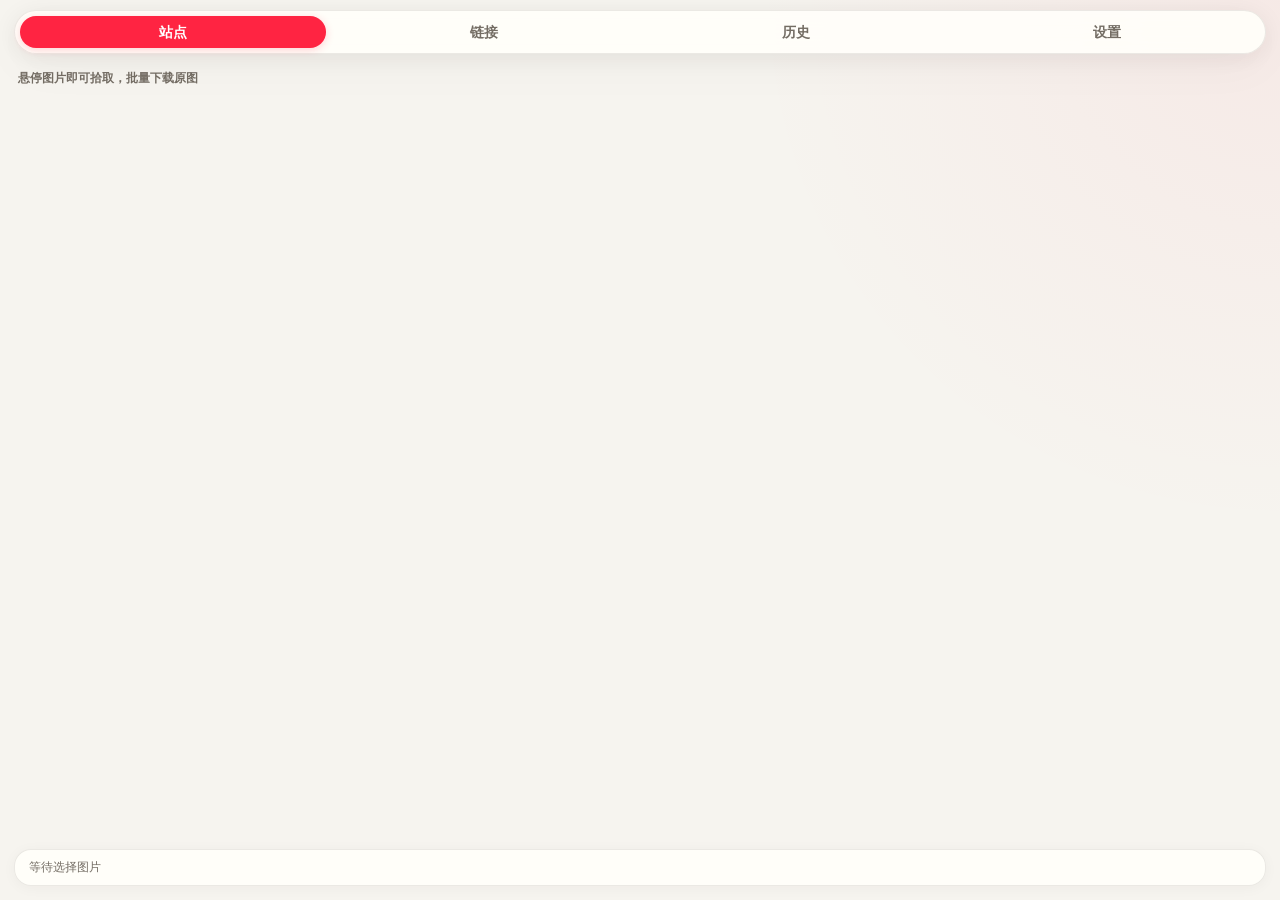
<file: 图片下载/extension/sidepanel/index.html>
<!doctype html>
<html lang="zh-CN">
  <head>
    <meta charset="utf-8">
    <meta name="viewport" content="width=device-width, initial-scale=1">
    <title>拾图</title>
    <link rel="stylesheet" href="styles.css">
  </head>
  <body>
    <main class="app">
      <nav class="tabs" aria-label="主导航">
        <button class="tab active" data-tab="sites" type="button" data-i18n="tab_sites">站点</button>
        <button class="tab" data-tab="links" type="button" data-i18n="tab_links">链接</button>
        <button class="tab" data-tab="history" type="button" data-i18n="tab_history">历史</button>
        <button class="tab" data-tab="settings" type="button" data-i18n="tab_settings">设置</button>
      </nav>

      <section class="panel active" id="tab-sites">
        <p class="panel-lead" data-i18n="lead_sites">悬停图片即可拾取，批量下载原图</p>
        <div class="permission-prompt" id="permission-prompt" hidden></div>
        <div class="site-list" id="site-list"></div>
      </section>

      <section class="panel" id="tab-links">
        <p class="panel-lead" data-i18n="lead_links">粘贴图片直链，无需打开网页</p>
        <div class="link-dl" style="--history-accent: var(--accent); --history-rgb: var(--accent-rgb); --history-dark: var(--accent-hover);">
          <textarea id="link-dl-input" spellcheck="false" data-i18n-ph="links_placeholder" placeholder="每行一个图片直链&#10;https://example.com/a.jpg&#10;https://example.com/b.png&#10;https://example.com/c.webp"></textarea>
          <div class="link-dl-row">
            <label class="link-dl-prefix"><span data-i18n="prefix">前缀</span><input id="link-dl-prefix" type="text" value="links" aria-label="文件名前缀"></label>
            <span class="link-dl-count" id="link-dl-count">0 条链接</span>
          </div>
          <div class="history-download-actions">
            <button type="button" data-link-mode="links" data-i18n="btn_links_text" disabled>链接文本</button>
            <button type="button" data-link-mode="direct" data-i18n="btn_direct" disabled>逐张下载</button>
            <button type="button" class="history-download-primary" data-link-mode="zip" data-i18n="btn_zip" disabled>ZIP 打包</button>
          </div>
        </div>
      </section>

      <section class="panel" id="tab-history">
        <div class="history-head">
          <div>
            <h2 data-i18n="history_title">历史</h2>
            <p data-i18n="history_sub">最近的下载记录</p>
          </div>
        </div>
        <div class="history-filter" id="history-filter" aria-label="按平台过滤历史"></div>
        <div class="history-list" id="history-list"></div>
        <div class="history-bottom-bar">
          <button type="button" id="clear-history" data-i18n="clear">清空</button>
        </div>
      </section>

      <section class="panel" id="tab-settings">
        <label class="field">
          <span data-i18n="set_language">语言</span>
          <select id="language-select">
            <option value="zh">中文</option>
            <option value="en">English</option>
          </select>
        </label>
        <label class="switch-row">
          <span>
            <strong data-i18n="set_minipanel">网页快捷栏</strong>
            <small data-i18n="set_minipanel_sub">右下角显示已选数量和下载按钮</small>
          </span>
          <input type="checkbox" id="show-mini-panel">
        </label>
        <label class="switch-row">
          <span>
            <strong data-i18n="set_collapsed">快捷栏默认收起</strong>
            <small data-i18n="set_collapsed_sub">只显示数量，点击再展开</small>
          </span>
          <input type="checkbox" id="mini-panel-collapsed">
        </label>
        <label class="switch-row">
          <span>
            <strong data-i18n="set_hover">图片选择按钮</strong>
            <small data-i18n="set_hover_sub">悬停图片时显示选择按钮</small>
          </span>
          <input type="checkbox" id="show-hover-buttons">
        </label>
        <label class="switch-row">
          <span>
            <strong data-i18n="set_shortcuts">键盘快捷键</strong>
            <small data-i18n="set_shortcuts_sub">用快捷键选图、下载</small>
          </span>
          <input type="checkbox" id="enable-shortcuts">
        </label>
        <section class="shortcut-card" id="shortcut-settings" aria-labelledby="shortcut-title">
          <div class="shortcut-head">
            <span>
              <strong id="shortcut-title" data-i18n="shortcuts_title">快捷键</strong>
              <small data-i18n="shortcuts_sub">字母或数字，保存即同步</small>
            </span>
            <button type="button" id="reset-shortcuts" data-i18n="reset">重置</button>
          </div>
          <div class="shortcut-grid">
            <label class="shortcut-field">
              <span data-i18n="sc_select">选图</span>
              <input class="shortcut-key" data-shortcut-input="select" maxlength="1" autocomplete="off" spellcheck="false" aria-label="选图快捷键">
            </label>
            <label class="shortcut-field">
              <span data-i18n="sc_alt">备用选图</span>
              <input class="shortcut-key" data-shortcut-input="alternateSelect" maxlength="1" autocomplete="off" spellcheck="false" aria-label="备用选图快捷键">
            </label>
            <label class="shortcut-field">
              <span data-i18n="sc_download">下载</span>
              <input class="shortcut-key" data-shortcut-input="download" maxlength="1" autocomplete="off" spellcheck="false" aria-label="下载快捷键">
            </label>
            <label class="shortcut-field">
              <span data-i18n="sc_newbatch">新批次</span>
              <input class="shortcut-key" data-shortcut-input="newBatch" maxlength="1" autocomplete="off" spellcheck="false" aria-label="新批次快捷键">
            </label>
            <label class="shortcut-field">
              <span data-i18n="sc_clear">清空</span>
              <input class="shortcut-key" data-shortcut-input="clear" maxlength="1" autocomplete="off" spellcheck="false" aria-label="清空快捷键">
            </label>
            <label class="shortcut-field">
              <span data-i18n="sc_links">链接列表</span>
              <input class="shortcut-key" data-shortcut-input="downloadLinks" maxlength="1" autocomplete="off" spellcheck="false" aria-label="链接列表下载快捷键">
            </label>
            <label class="shortcut-field">
              <span data-i18n="sc_direct">逐张下载</span>
              <input class="shortcut-key" data-shortcut-input="downloadDirect" maxlength="1" autocomplete="off" spellcheck="false" aria-label="逐张下载快捷键">
            </label>
            <label class="shortcut-field">
              <span data-i18n="sc_zip">ZIP 压缩包</span>
              <input class="shortcut-key" data-shortcut-input="downloadZip" maxlength="1" autocomplete="off" spellcheck="false" aria-label="ZIP 压缩包下载快捷键">
            </label>
          </div>
        </section>
        <label class="field">
          <span data-i18n="set_defaultmode">默认下载方式</span>
          <select id="default-download-mode">
            <option value="zip" data-i18n="mode_zip">打包为 ZIP</option>
            <option value="direct" data-i18n="mode_direct">逐张下载原图</option>
            <option value="links" data-i18n="mode_links">保存链接文本</option>
          </select>
        </label>
        <label class="field">
          <span data-i18n="set_dockposition">网页快捷栏位置</span>
          <select id="dock-position">
            <option value="right" data-i18n="pos_right">右下角</option>
            <option value="left" data-i18n="pos_left">左下角</option>
          </select>
        </label>
        <section class="cache-card" aria-labelledby="cache-title">
          <div class="cache-head">
            <span>
              <strong id="cache-title" data-i18n="cache_title">图片缓存</strong>
              <small data-i18n="cache_sub">保留已下载图片，便于在历史中重新下载</small>
            </span>
            <button type="button" id="clear-cache" data-i18n="cache_clear">清除</button>
          </div>
          <div class="cache-usage" id="cache-usage"></div>
        </section>
        <section class="author-section settings-support" aria-labelledby="author-title">
          <aside class="support-panel" aria-label="打赏作者">
            <div class="support-copy">
              <span class="section-kicker" data-i18n="support_kicker">支持作者</span>
              <h3 id="author-title" data-i18n="support_title">打赏作者</h3>
              <p data-i18n="support_desc">觉得好用，扫码请作者喝杯咖啡。</p>
            </div>
            <div class="support-options">
              <button type="button" class="support-option" data-donate="wechat">
                <span>
                  <strong data-i18n="donate_wechat">微信</strong>
                  <small data-i18n="donate_wechat_sub">日常支持</small>
                </span>
                <span class="support-mark" data-i18n="scan">扫码</span>
              </button>
              <button type="button" class="support-option" data-donate="alipay">
                <span>
                  <strong data-i18n="donate_alipay">支付宝</strong>
                  <small data-i18n="donate_alipay_sub">快捷打赏</small>
                </span>
                <span class="support-mark" data-i18n="scan">扫码</span>
              </button>
              <button type="button" class="support-option" data-donate="compute">
                <span>
                  <strong data-i18n="donate_compute">银联赞赏</strong>
                  <small data-i18n="donate_compute_sub">支持持续适配</small>
                </span>
                <span class="support-mark" data-i18n="scan">扫码</span>
              </button>
            </div>
          </aside>
        </section>
      </section>

      <footer id="status" data-i18n="status_default">等待选择图片</footer>
    </main>
    <script src="../lib/i18n.js"></script>
    <script src="../lib/image-cache.js"></script>
    <script src="sidepanel.js"></script>
  </body>
</html>
</file>
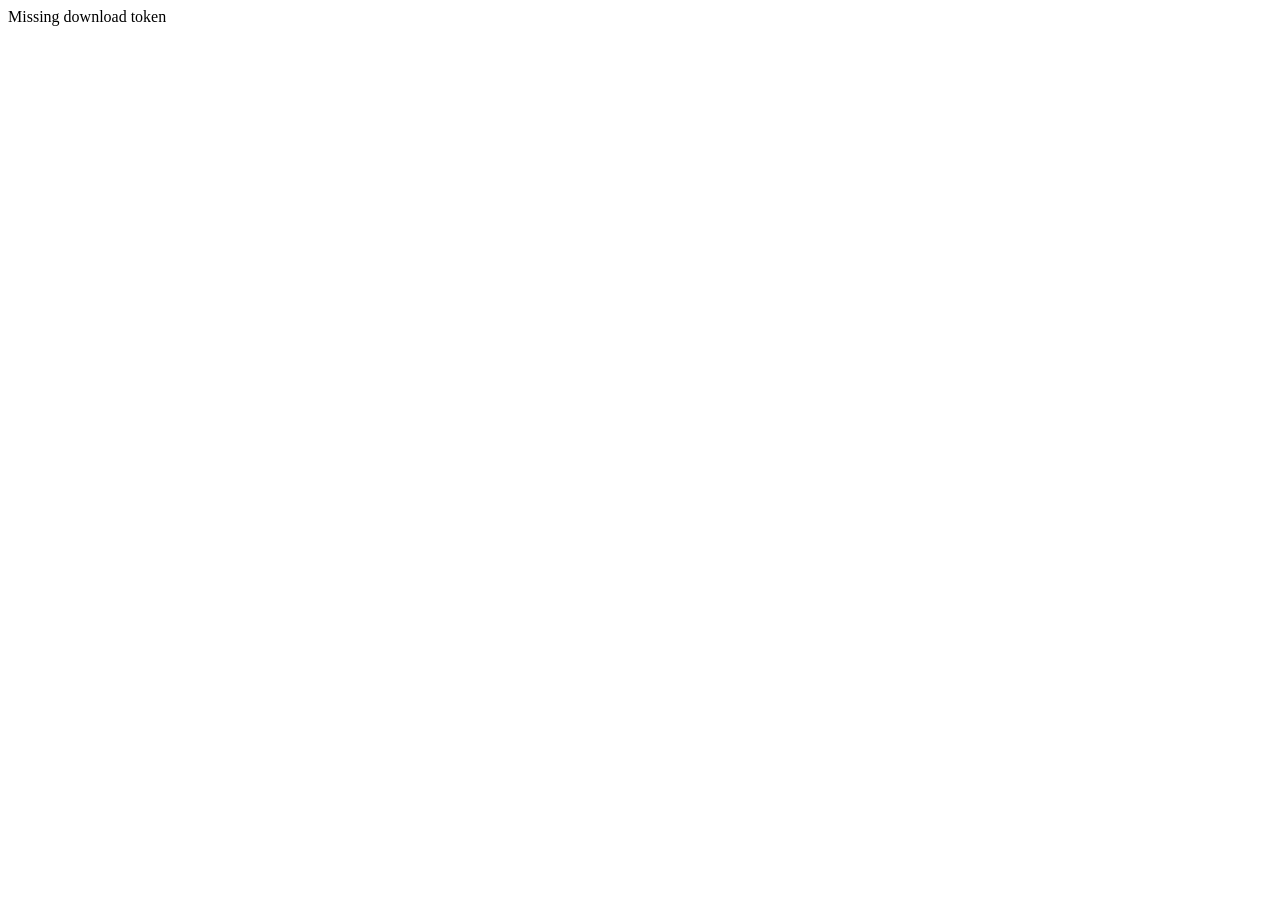
<file: 图片下载/extension/download/download.html>
<!doctype html>
<html lang="zh-CN">
  <head>
    <meta charset="utf-8">
    <title>拾图下载</title>
  </head>
  <body>
    <script src="../lib/image-cache.js"></script>
    <script src="download.js"></script>
  </body>
</html>
</file>
<file: 图片下载/extension/sidepanel/styles.css>
* {
  box-sizing: border-box;
}

:root {
  --accent: #ff2442;
  --accent-hover: #e6002e; /* darker fill for hover/press on solid red */
  --accent-ink: #d81e38; /* red used as text/icon on a light tint — matches content.css */
  --accent-rgb: 255, 36, 66;
  --current-accent: #ff2442;
  --current-rgb: 255, 36, 66;
  --ink: #25211d;
  --muted: #746d64;
  --line: rgba(62, 52, 42, 0.1);
  --line-strong: rgba(62, 52, 42, 0.16);
  --bg: #f6f4ef;
  --surface: rgba(255, 254, 250, 0.92); /* warm white, aligned with --surface-strong and content.css */
  --surface-strong: #fffefa;
  --soft: rgba(62, 52, 42, 0.045);
  --soft-hover: rgba(62, 52, 42, 0.08);
  --shadow-soft: 0 4px 24px rgba(42, 34, 26, 0.07), 0 12px 48px rgba(42, 34, 26, 0.035);
  --shadow-accent: 0 2px 12px rgba(var(--accent-rgb), 0.18), 0 4px 20px rgba(42, 34, 26, 0.07);
  --motion-fast: 120ms;
  --motion-med: 150ms;
}

body {
  margin: 0;
  min-width: 320px;
  background:
    radial-gradient(circle at top right, rgba(var(--accent-rgb), 0.05), transparent 34%),
    var(--bg);
  color: var(--ink);
  font: 14px/1.45 -apple-system, BlinkMacSystemFont, "SF Pro Text", "Segoe UI", system-ui, sans-serif;
}

.app {
  min-height: 100vh;
  display: flex;
  flex-direction: column;
}

.topbar {
  display: flex;
  align-items: center;
  justify-content: space-between;
  gap: 12px;
  padding: 16px 14px 12px;
  background: var(--surface);
  border-bottom: 1px solid var(--line);
  backdrop-filter: blur(20px) saturate(1.4);
  -webkit-backdrop-filter: blur(20px) saturate(1.4);
}

h1,
h2,
p {
  margin: 0;
}

h1 {
  font-size: 17px;
  font-weight: 800;
  letter-spacing: 0;
}

.topbar p {
  margin-top: 3px;
  color: var(--muted);
  font-size: 12px;
}

.count {
  width: 52px;
  height: 52px;
  display: grid;
  place-items: center;
  flex: 0 0 auto;
  border: 2px solid var(--current-accent);
  border-radius: 50%;
  background: #fff;
  color: var(--current-accent);
  box-shadow: 0 2px 12px rgba(var(--current-rgb), 0.18), 0 4px 20px rgba(42, 34, 26, 0.07);
  font-size: 18px;
  font-weight: 800;
  line-height: 1;
  transition: transform var(--motion-med), box-shadow var(--motion-med);
}

.count[hidden] {
  display: none;
}

.count::after {
  content: "已选";
  display: block;
  margin-top: 2px;
  color: var(--current-accent);
  font-size: 8px;
  font-weight: 500;
  opacity: 0.6;
}

.count.is-pulsing {
  transform: scale(1.08);
}

.tabs {
  position: relative;
  display: grid;
  grid-template-columns: repeat(4, 1fr);
  gap: 5px;
  margin: 10px 14px 0;
  padding: 5px;
  border: 1px solid var(--line);
  border-radius: 26px;
  background: var(--surface);
  box-shadow: var(--shadow-soft);
  backdrop-filter: blur(20px) saturate(1.4);
  -webkit-backdrop-filter: blur(20px) saturate(1.4);
}

/* Single accent pill that glides behind the active tab instead of snapping
   the background from button to button. The spring easing gives a subtle
   overshoot so the slide feels physical rather than mechanical. */
.tabs::before {
  content: "";
  position: absolute;
  top: 5px;
  left: 5px;
  height: 32px;
  width: calc((100% - 25px) / 4);
  border-radius: 16px;
  background: var(--accent);
  box-shadow: 0 2px 8px rgba(var(--accent-rgb), 0.2);
  transform: translateX(calc(var(--tab-index, 0) * (100% + 5px)));
  transition: transform 440ms cubic-bezier(0.34, 1.32, 0.5, 1);
  z-index: 0;
  pointer-events: none;
}

button,
select,
input {
  font: inherit;
}

button,
select {
  height: 34px;
  border: 1px solid transparent;
  border-radius: 17px;
  background: var(--soft);
  color: var(--muted);
  transition: transform var(--motion-fast), background var(--motion-fast), color var(--motion-fast), opacity var(--motion-fast), box-shadow var(--motion-fast);
}

button {
  cursor: pointer;
  font-weight: 600;
  white-space: nowrap;
  user-select: none;
}

button:not(:disabled):hover {
  transform: translateY(-1px);
  background: var(--soft-hover);
}

button:not(:disabled):active {
  transform: scale(0.96);
}

button:disabled {
  cursor: default;
  opacity: 0.34;
}

.tab {
  position: relative;
  z-index: 1;
  height: 32px;
  background: transparent;
  color: var(--muted);
  border-radius: 16px;
  /* Match the sliding pill's duration/easing so the active label only turns
     white in lockstep with the pill arriving under it — otherwise the text goes
     white ~290ms before the pill, flashing white-on-white during the switch. */
  transition: color 440ms cubic-bezier(0.34, 1.32, 0.5, 1), transform var(--motion-fast);
}

.tab.active {
  background: transparent;
  color: #fff;
  box-shadow: none;
}

.tab:not(.active):not(:disabled):hover {
  transform: none;
  background: transparent;
  color: var(--ink);
}

.tab.active:not(:disabled):hover {
  transform: none;
  background: transparent;
  color: #fff;
}

.tab:not(:disabled):active {
  transform: none;
}

.tab:focus-visible {
  outline: none;
  box-shadow:
    0 0 0 2px var(--surface-strong),
    0 0 0 4px var(--ink);
}

.panel {
  display: none;
  padding: 14px;
  flex: 1;
}

.panel.active {
  display: block;
  animation: panel-enter 240ms cubic-bezier(0.22, 1, 0.36, 1);
}

select {
  width: 100%;
  height: 34px;
  padding: 0 34px 0 13px;
  border: 1px solid var(--line);
  border-radius: 17px;
  background-color: var(--surface-strong);
  /* custom chevron so it matches the design instead of the native OS arrow */
  background-image: url("data:image/svg+xml,%3Csvg xmlns='http://www.w3.org/2000/svg' width='12' height='12' viewBox='0 0 12 12'%3E%3Cpath d='M2.5 4.5 6 8l3.5-3.5' fill='none' stroke='%23746d64' stroke-width='1.6' stroke-linecap='round' stroke-linejoin='round'/%3E%3C/svg%3E");
  background-repeat: no-repeat;
  background-position: right 13px center;
  background-size: 12px;
  color: var(--ink);
  cursor: pointer;
  appearance: none;
  -webkit-appearance: none;
  outline: none;
  transition: border-color var(--motion-fast), box-shadow var(--motion-fast);
}

select:hover {
  border-color: var(--line-strong);
}

select:focus-visible {
  border-color: rgba(var(--accent-rgb), 0.45);
  box-shadow: 0 0 0 3px rgba(var(--accent-rgb), 0.08);
}

.primary {
  background: var(--accent);
  color: #fff;
  box-shadow: 0 2px 8px rgba(var(--accent-rgb), 0.2);
}

.primary:not(:disabled):hover {
  background: var(--accent-hover);
}

.panel-lead {
  margin: 2px 4px 12px;
  color: var(--muted);
  font-size: 12px;
  font-weight: 600;
}

.site-list {
  display: flex;
  flex-direction: column;
  gap: 10px;
}

.permission-prompt {
  display: grid;
  grid-template-columns: minmax(0, 1fr) auto;
  align-items: center;
  gap: 12px;
  margin-bottom: 12px;
  padding: 14px;
  border: 1px solid rgba(var(--site-rgb, var(--accent-rgb)), 0.22);
  border-radius: 18px;
  background:
    linear-gradient(135deg, rgba(var(--site-rgb, var(--accent-rgb)), 0.14), rgba(255, 254, 250, 0.96) 46%),
    var(--surface);
  box-shadow: 0 6px 24px rgba(var(--site-rgb, var(--accent-rgb)), 0.12), var(--shadow-soft);
}

.permission-prompt[hidden] {
  display: none;
}

.permission-prompt strong,
.permission-prompt p {
  display: block;
}

.permission-prompt strong {
  color: var(--ink);
  font-size: 15px;
  font-weight: 850;
}

.permission-prompt p {
  margin-top: 4px;
  color: var(--muted);
  font-size: 12px;
}

.permission-prompt button {
  min-width: 92px;
  background: var(--site-accent, var(--accent));
}

@media (max-width: 360px) {
  .permission-prompt {
    grid-template-columns: 1fr;
  }
}

.link-dl {
  display: flex;
  flex-direction: column;
  gap: 12px;
}

/* On its own tab the link panel fills the available height so the prefix row and
   download buttons stay pinned to the bottom while the textarea takes the slack. */
#tab-links.panel.active {
  display: flex;
  flex-direction: column;
}

#tab-links .link-dl {
  flex: 1;
  min-height: 0;
}

#tab-links .link-dl textarea {
  flex: 1;
  min-height: 120px;
  resize: none;
}

.link-dl textarea {
  width: 100%;
  min-height: 220px;
  resize: vertical;
  padding: 10px 12px;
  border: 1px solid var(--line);
  border-radius: 12px;
  background: var(--soft);
  color: var(--ink);
  font: 12px/1.5 ui-monospace, SFMono-Regular, Menlo, Consolas, monospace;
}

.link-dl textarea:focus {
  outline: none;
  border-color: rgba(var(--accent-rgb), 0.4);
}

.link-dl-row {
  display: flex;
  align-items: center;
  justify-content: space-between;
  gap: 12px;
}

.link-dl-prefix {
  display: flex;
  align-items: center;
  gap: 10px;
  flex: 1;
  font-size: 13px;
  font-weight: 700;
  color: var(--muted);
}

.link-dl-prefix input {
  flex: 1;
  min-width: 0;
  height: 34px;
  padding: 0 10px;
  border: 1px solid var(--line);
  border-radius: 10px;
  background: var(--soft);
  color: var(--ink);
}

.link-dl-count {
  flex: 0 0 auto;
  font-size: 12px;
  font-weight: 700;
  color: var(--muted);
}

.history-head {
  display: flex;
  align-items: center;
  justify-content: space-between;
  gap: 12px;
  margin-bottom: 12px;
  padding: 14px;
  border: 1px solid var(--line);
  border-radius: 18px;
  background: var(--surface);
  box-shadow: var(--shadow-soft);
  backdrop-filter: blur(20px) saturate(1.4);
  -webkit-backdrop-filter: blur(20px) saturate(1.4);
}

.history-head h2 {
  margin: 0;
  font-size: 17px;
  font-weight: 800;
}

.history-head p {
  margin-top: 3px;
  color: var(--muted);
  font-size: 12px;
}

.history-filter {
  display: flex;
  gap: 7px;
  margin: -4px -2px 10px;
  padding: 4px 2px 8px;
  overflow-x: auto;
  scrollbar-width: none;
}

.history-filter::-webkit-scrollbar {
  display: none;
}

.history-filter-chip {
  position: relative;
  height: 30px;
  display: inline-flex;
  align-items: center;
  gap: 7px;
  flex: 0 0 auto;
  padding: 0 10px;
  border-color: rgba(var(--history-rgb), 0.15);
  border-radius: 15px;
  background: rgba(var(--history-rgb), 0.07);
  color: var(--history-dark);
  transition: border-color var(--motion-fast), background var(--motion-fast), color var(--motion-fast), box-shadow var(--motion-fast), transform var(--motion-fast);
}

.history-filter-chip em {
  min-width: 18px;
  height: 18px;
  display: inline-grid;
  place-items: center;
  border-radius: 9px;
  background: rgba(var(--history-rgb), 0.12);
  font-size: 11px;
  font-style: normal;
  font-weight: 800;
}

/* The generic button:hover greys the background; override it so a chip keeps its
   colour on hover. Without this, hovering the active chip makes it look
   deselected. transform:none avoids a lift that the scroll row would clip. */
.history-filter-chip:not(.active):not(:disabled):hover {
  transform: none;
  border-color: rgba(var(--history-rgb), 0.3);
  background: rgba(var(--history-rgb), 0.13);
  color: var(--history-dark);
}

.history-filter-chip.active {
  background: var(--history-accent);
  color: #fff;
  box-shadow: 0 4px 16px rgba(var(--history-rgb), 0.18);
}

.history-filter-chip.active:not(:disabled):hover {
  transform: none;
  background: var(--history-accent);
  color: #fff;
}

.history-filter-chip.active em {
  background: rgba(255, 255, 255, 0.24);
  color: inherit;
}

.history-filter-chip:focus-visible {
  outline: none;
  border-color: rgba(var(--history-rgb), 0.34);
  box-shadow:
    0 0 0 2px var(--surface-strong),
    0 0 0 4px var(--ink);
}

.history-filter-chip.active:focus-visible {
  box-shadow:
    0 4px 16px rgba(var(--history-rgb), 0.18),
    inset 0 0 0 1px rgba(255, 255, 255, 0.72),
    0 0 0 2px var(--surface-strong),
    0 0 0 4px var(--ink);
}

.history-list {
  display: flex;
  flex-direction: column;
  gap: 10px;
  padding-bottom: 76px;
}

.history-bottom-bar {
  position: sticky;
  bottom: 0;
  z-index: 3;
  margin: 8px -14px -14px;
  padding: 12px 14px 14px;
  background:
    linear-gradient(to top, var(--bg) 72%, rgba(246, 244, 239, 0));
  backdrop-filter: blur(18px) saturate(1.25);
  -webkit-backdrop-filter: blur(18px) saturate(1.25);
}

.history-bottom-bar button {
  width: 100%;
  height: 40px;
  border-color: rgba(62, 52, 42, 0.12);
  border-radius: 20px;
  background: var(--surface-strong);
  color: var(--muted);
  box-shadow: 0 4px 20px rgba(42, 34, 26, 0.06);
}

.history-bottom-bar button:not(:disabled):hover {
  background: var(--soft-hover);
}

.history-item,
.empty-state {
  border: 1px solid var(--line);
  border-radius: 18px;
  background: var(--surface);
  box-shadow: 0 2px 14px rgba(42, 34, 26, 0.04);
  backdrop-filter: blur(20px) saturate(1.25);
  -webkit-backdrop-filter: blur(20px) saturate(1.25);
}

.history-item {
  width: 100%;
  height: auto;
  display: flex;
  align-items: center;
  justify-content: space-between;
  gap: 12px;
  padding: 12px;
  border-color: rgba(var(--history-rgb), 0.16);
  color: var(--ink);
  text-align: left;
}

.history-item:not(:disabled):hover {
  transform: translateX(2px);
  border-color: rgba(var(--history-rgb), 0.34);
  background: var(--surface-strong);
  box-shadow: 0 4px 20px rgba(42, 34, 26, 0.055), 0 8px 24px rgba(var(--history-rgb), 0.08);
}

.history-main {
  min-width: 0;
}

.history-main strong,
.history-main small {
  display: block;
}

.history-main strong {
  margin-top: 6px;
  overflow: hidden;
  font-weight: 800;
  text-overflow: ellipsis;
  white-space: nowrap;
}

.history-main small {
  margin-top: 2px;
  color: var(--muted);
  font-size: 12px;
}

.history-type {
  display: inline-flex;
  align-items: center;
  height: 22px;
  padding: 0 10px;
  border-radius: 999px;
  background: rgba(var(--history-rgb), 0.09);
  color: var(--history-dark);
  font-size: 12px;
  font-weight: 800;
}

.history-count {
  width: 42px;
  height: 42px;
  display: grid;
  place-items: center;
  flex: 0 0 auto;
  border: 2px solid var(--history-accent);
  border-radius: 50%;
  background: var(--surface-strong);
  color: var(--history-accent);
  box-shadow: 0 2px 12px rgba(var(--history-rgb), 0.18), 0 4px 20px rgba(42, 34, 26, 0.07);
  font-size: 16px;
  font-weight: 800;
}

.history-modal-shell {
  display: grid;
  gap: 12px;
}

.history-modal-meta {
  display: flex;
  align-items: center;
  justify-content: space-between;
  gap: 10px;
  padding: 10px 12px;
  border: 1px solid rgba(var(--history-rgb), 0.16);
  border-radius: 14px;
  background: rgba(var(--history-rgb), 0.06);
}

.history-modal-meta span,
.history-modal-meta strong {
  overflow: hidden;
  text-overflow: ellipsis;
  white-space: nowrap;
}

.history-modal-meta span {
  color: var(--history-dark);
  font-size: 12px;
  font-weight: 800;
}

.history-modal-meta strong {
  color: var(--ink);
  font-size: 13px;
}

.history-preview {
  /* Waterfall / masonry: images keep their real aspect ratio instead of being
     cropped into squares, so portrait and landscape pins both read naturally. */
  column-count: 3;
  column-gap: 8px;
  max-height: 320px;
  overflow-y: auto;
  overscroll-behavior: contain;
  scrollbar-width: thin;
  padding-right: 2px;
}

@media (max-width: 340px) {
  .history-preview {
    column-count: 2;
  }
}

.history-preview::-webkit-scrollbar {
  width: 6px;
}

.history-preview::-webkit-scrollbar-thumb {
  border-radius: 999px;
  background: rgba(var(--history-rgb), 0.22);
}

.history-preview-sentinel {
  column-span: all;
  height: 1px;
}

.history-preview-card,
.history-preview-more,
.history-preview-empty {
  border: 1px solid rgba(var(--history-rgb), 0.14);
  border-radius: 12px;
  background: rgba(var(--history-rgb), 0.045);
}

.history-preview-card {
  position: relative;
  display: block;
  overflow: hidden;
  width: 100%;
  margin-bottom: 8px;
  break-inside: avoid;
  background: var(--surface-strong);
}

/* Reserve space while the thumbnail is still loading (or broken) so the
   masonry columns don't collapse to zero height and jump on load. */
.history-preview-card:not(.is-loaded) {
  min-height: 110px;
}

.history-preview-card img {
  width: 100%;
  height: auto;
  display: block;
  background: var(--surface-strong);
}

.history-preview-card.is-broken img {
  display: none;
}

.history-preview-card.is-broken::before {
  content: "图裂";
  position: absolute;
  inset: 0;
  display: grid;
  place-items: center;
  color: var(--muted);
  font-size: 11px;
  font-weight: 700;
}

.history-preview-card span {
  position: absolute;
  left: 6px;
  bottom: 6px;
  height: 18px;
  display: inline-flex;
  align-items: center;
  padding: 0 6px;
  border-radius: 9px;
  background: rgba(255, 254, 250, 0.88);
  color: var(--history-dark);
  font-size: 10px;
  font-weight: 800;
}

.history-preview-more,
.history-preview-empty {
  min-height: 74px;
  display: grid;
  place-items: center;
  padding: 12px;
  color: var(--muted);
  text-align: center;
  font-size: 12px;
  font-weight: 700;
}

.history-download-actions {
  display: grid;
  grid-template-columns: repeat(3, minmax(0, 1fr));
  gap: 6px;
}

.history-download-actions button {
  height: 34px;
  min-width: 0;
  padding: 0 4px;
  font-size: 13px;
  overflow: hidden;
  text-overflow: ellipsis;
  border-color: rgba(var(--history-rgb), 0.13);
  background: rgba(var(--history-rgb), 0.07);
  color: var(--history-dark);
}

.history-download-actions button:not(:disabled):hover {
  background: rgba(var(--history-rgb), 0.12);
}

.history-download-actions .history-download-primary {
  background: var(--history-accent);
  color: #fff;
  box-shadow: 0 4px 16px rgba(var(--history-rgb), 0.2);
}

.history-download-actions .history-download-primary:not(:disabled):hover {
  background: var(--history-dark);
}

.empty-state {
  padding: 18px;
  color: var(--muted);
  text-align: center;
  font-size: 13px;
  font-weight: 700;
}

.site-card,
.switch-row,
.field,
.shortcut-card,
.cache-card,
.author-copy,
.support-panel {
  border: 1px solid var(--line);
  border-radius: 18px;
  background: var(--surface);
  box-shadow: 0 2px 14px rgba(42, 34, 26, 0.04);
  backdrop-filter: blur(20px) saturate(1.25);
  -webkit-backdrop-filter: blur(20px) saturate(1.25);
}

.site-card {
  padding: 12px;
  transition: transform var(--motion-fast), box-shadow var(--motion-fast), border-color var(--motion-fast), background var(--motion-fast);
}

.site-card:hover {
  transform: translateX(2px);
  border-color: rgba(var(--site-rgb), 0.3);
  box-shadow: 0 4px 20px rgba(42, 34, 26, 0.055), 0 8px 24px rgba(var(--site-rgb), 0.08);
}

.site-card.is-expanded {
  border-color: rgba(var(--site-rgb), 0.24);
  background: rgba(255, 254, 250, 0.96);
}

/* 停用的站点把身份信息（圆点/名称/域名/徽标）调暗，让"哪些开着"一眼可辨；
   开关与展开按钮保持清晰可操作。 */
.site-card.is-off .site-title,
.site-card.is-off .site-toggle small {
  opacity: 0.45;
}

.site-head,
.switch-row {
  display: flex;
  align-items: center;
  justify-content: space-between;
  gap: 12px;
}

.switch-row > span {
  min-width: 0;
  flex: 1;
}

.site-toggle {
  min-width: 0;
  height: auto;
  min-height: 44px;
  display: grid;
  grid-template-columns: minmax(0, 1fr) auto;
  align-items: center;
  gap: 10px;
  flex: 1 1 auto;
  padding: 4px 0;
  border: 0;
  background: transparent;
  color: inherit;
  text-align: left;
  white-space: normal;
}

.site-toggle:not(:disabled):hover,
.site-toggle:not(:disabled):active {
  transform: none;
  background: transparent;
}

.site-toggle:focus-visible {
  outline: none;
  border-radius: 14px;
  box-shadow: 0 0 0 3px rgba(var(--site-rgb, var(--accent-rgb)), 0.12);
}

.site-toggle-state {
  display: inline-flex;
  align-items: center;
  gap: 5px;
  color: var(--site-dark, var(--accent-ink));
  font-size: 12px;
  font-weight: 800;
}

.site-toggle-state::after {
  content: "";
  width: 7px;
  height: 7px;
  border-right: 2px solid currentColor;
  border-bottom: 2px solid currentColor;
  transform: rotate(45deg) translateY(-1px);
  transition: transform 220ms cubic-bezier(0.25, 1, 0.5, 1);
}

.site-card.is-expanded .site-toggle-state::after {
  transform: rotate(225deg) translate(-1px, -1px);
}

.site-title {
  min-width: 0;
  display: flex;
  align-items: center;
  gap: 8px;
  font-weight: 800;
}

.dot {
  width: 10px;
  height: 10px;
  flex: 0 0 auto;
  border-radius: 50%;
  /* --site-gradient is only set for brands whose identity is a gradient (e.g.
     Instagram); everyone else falls back to their solid accent. */
  background: var(--site-gradient, var(--site-accent, var(--accent)));
  box-shadow: 0 0 0 4px rgba(var(--site-rgb, var(--accent-rgb)), 0.1);
}

.site-badge {
  height: 22px;
  display: inline-flex;
  align-items: center;
  margin-left: 2px;
  padding: 0 8px;
  border-radius: 999px;
  background: rgba(var(--site-rgb, var(--accent-rgb)), 0.09);
  color: var(--site-dark, var(--accent-ink));
  font-size: 11px;
  font-weight: 800;
}

.site-card small,
.switch-row small {
  min-width: 0;
  display: block;
  margin-top: 2px;
  color: var(--muted);
  font-size: 12px;
  overflow: hidden;
  text-overflow: ellipsis;
  white-space: nowrap;
}

.switch-row small {
  overflow: visible;
  text-overflow: clip;
  white-space: normal;
  line-height: 1.35;
}

.site-enable {
  display: inline-flex;
  flex: 0 0 auto;
}

.site-settings {
  display: grid;
  grid-template-rows: 0fr;
  opacity: 0;
  transform: translateY(-3px);
  transition: grid-template-rows 240ms cubic-bezier(0.25, 1, 0.5, 1), opacity 160ms ease-out, transform 220ms cubic-bezier(0.25, 1, 0.5, 1);
}

.site-card.is-expanded .site-settings {
  grid-template-rows: 1fr;
  opacity: 1;
  transform: translateY(0);
}

.site-settings-inner {
  overflow: hidden;
}

.site-permission-row {
  margin-top: 10px;
  display: flex;
  align-items: center;
  justify-content: space-between;
  gap: 10px;
}

.site-permission-state {
  display: inline-flex;
  align-items: center;
  height: 24px;
  padding: 0 9px;
  border-radius: 999px;
  background: rgba(62, 52, 42, 0.07);
  color: var(--muted);
  font-size: 12px;
  font-weight: 800;
}

.site-card.has-permission .site-permission-state {
  background: rgba(var(--site-rgb, var(--accent-rgb)), 0.1);
  color: var(--site-dark, var(--accent-ink));
}

.site-permission-row button {
  min-width: 68px;
  background: var(--site-accent, var(--accent));
  color: #fff;
  box-shadow: 0 3px 14px rgba(var(--site-rgb, var(--accent-rgb)), 0.14);
}

.site-permission-row button:not(:disabled):hover {
  background: var(--site-dark, var(--accent-hover));
}

.prefix {
  margin-top: 10px;
  display: grid;
  grid-template-columns: 82px 1fr;
  align-items: center;
  gap: 8px;
  color: var(--muted);
  font-size: 12px;
}

.prefix input {
  width: 100%;
  height: 34px;
  padding: 0 11px;
  border: 1px solid var(--line);
  border-radius: 17px;
  background: var(--surface-strong);
  color: var(--ink);
  outline: none;
  transition: border-color var(--motion-fast), box-shadow var(--motion-fast);
}

.prefix input:focus {
  border-color: rgba(var(--accent-rgb), 0.45);
  box-shadow: 0 0 0 3px rgba(var(--accent-rgb), 0.08);
}

input[type="checkbox"] {
  width: 42px;
  height: 24px;
  position: relative;
  flex: 0 0 auto;
  border: 1px solid var(--line-strong);
  border-radius: 999px;
  appearance: none;
  background: rgba(62, 52, 42, 0.08);
  cursor: pointer;
  transition: background var(--motion-fast), border-color var(--motion-fast), transform var(--motion-fast);
}

input[type="checkbox"]::after {
  content: "";
  position: absolute;
  top: 3px;
  left: 3px;
  width: 16px;
  height: 16px;
  border-radius: 50%;
  background: var(--surface-strong);
  box-shadow: 0 1px 4px rgba(42, 34, 26, 0.16);
  transition: transform var(--motion-fast);
}

input[type="checkbox"]:checked {
  border-color: var(--accent);
  background: var(--accent);
}

.site-card input[type="checkbox"]:checked {
  border-color: var(--site-accent, var(--accent));
  background: var(--site-gradient, var(--site-accent, var(--accent)));
}

input[type="checkbox"]:checked::after {
  transform: translateX(18px);
}

input[type="checkbox"]:active {
  transform: scale(0.96);
}

.switch-row,
.field,
.shortcut-card,
.cache-card {
  margin-bottom: 10px;
  padding: 13px 14px;
}

.field {
  display: block;
}

.cache-head {
  display: flex;
  align-items: flex-start;
  justify-content: space-between;
  gap: 12px;
}

.cache-head strong,
.cache-head small {
  display: block;
}

.cache-head > span {
  min-width: 0;
}

.cache-head strong {
  font-weight: 800;
}

.cache-head small {
  margin-top: 2px;
  color: var(--muted);
  font-size: 12px;
}

.cache-head button {
  width: auto;
  flex: 0 0 auto;
  padding: 0 14px;
}

.cache-usage {
  margin-top: 10px;
  color: var(--muted);
  font-size: 12px;
  font-weight: 700;
}

.field span {
  display: block;
  margin-bottom: 8px;
  font-weight: 800;
}

.shortcut-head {
  display: flex;
  align-items: flex-start;
  justify-content: space-between;
  gap: 12px;
}

.shortcut-head strong,
.shortcut-head small {
  display: block;
}

.shortcut-head > span {
  min-width: 0;
}

.shortcut-head strong {
  font-weight: 800;
}

.shortcut-head small {
  margin-top: 2px;
  color: var(--muted);
  font-size: 12px;
}

.shortcut-head button {
  width: 56px;
  flex: 0 0 auto;
}

.shortcut-grid {
  display: grid;
  grid-template-columns: repeat(2, minmax(0, 1fr));
  gap: 8px;
  margin-top: 12px;
}

.shortcut-field {
  min-width: 0;
  display: grid;
  grid-template-columns: minmax(0, 1fr) 42px;
  align-items: center;
  gap: 8px;
  padding: 8px;
  border: 1px solid var(--line);
  border-radius: 14px;
  background: rgba(255, 254, 250, 0.72);
}

.shortcut-field span {
  overflow: hidden;
  color: var(--muted);
  font-size: 12px;
  font-weight: 700;
  text-overflow: ellipsis;
  white-space: nowrap;
}

.shortcut-key {
  width: 42px;
  height: 34px;
  padding: 0;
  border: 1px solid var(--line-strong);
  border-radius: 14px;
  background: var(--surface-strong);
  color: var(--ink);
  text-align: center;
  text-transform: uppercase;
  font-size: 14px;
  font-weight: 900;
  outline: none;
  transition: border-color var(--motion-fast), box-shadow var(--motion-fast), transform var(--motion-fast);
}

.shortcut-key:focus {
  border-color: rgba(var(--accent-rgb), 0.45);
  box-shadow: 0 0 0 3px rgba(var(--accent-rgb), 0.08);
}

.author-section {
  display: grid;
  gap: 12px;
}

.author-copy,
.support-panel {
  padding: 16px;
}

.section-kicker {
  display: inline-flex;
  align-items: center;
  height: 22px;
  margin-bottom: 8px;
  padding: 0 10px;
  border-radius: 999px;
  background: rgba(var(--accent-rgb), 0.08);
  color: var(--accent-ink);
  font-size: 12px;
  font-weight: 800;
}

.author-copy h2,
.support-copy h3 {
  margin: 0;
  font-size: 18px;
  line-height: 1.2;
}

.author-copy p,
.support-copy p {
  margin-top: 8px;
  color: var(--muted);
}

.support-options {
  display: grid;
  gap: 8px;
  margin-top: 14px;
}

.support-option {
  height: auto;
  min-height: 54px;
  display: grid;
  grid-template-columns: minmax(0, 1fr) auto;
  align-items: center;
  gap: 12px;
  padding: 10px 12px;
  border: 1px solid var(--line);
  border-radius: 14px;
  background: rgba(255, 254, 250, 0.74);
  color: var(--ink);
  text-align: left;
  box-shadow: none;
}

.support-option:not(:disabled):hover {
  transform: translateX(2px);
  border-color: rgba(var(--accent-rgb), 0.22);
  background: var(--surface-strong);
}

.support-option:not(:disabled):active {
  transform: scale(0.985);
}

.support-option strong,
.support-option small {
  display: block;
}

.support-option > span:first-child {
  min-width: 0;
}

.support-option strong {
  font-weight: 800;
}

.support-option small {
  margin-top: 2px;
  color: var(--muted);
  font-size: 12px;
  font-weight: 600;
}

.support-mark {
  height: 24px;
  display: inline-flex;
  align-items: center;
  padding: 0 9px;
  border-radius: 999px;
  background: rgba(var(--accent-rgb), 0.08);
  color: var(--accent-ink);
  font-size: 12px;
  font-weight: 800;
}

.panel-modal-backdrop {
  position: fixed;
  inset: 0;
  z-index: 100;
  display: grid;
  place-items: center;
  padding: 16px;
  background: rgba(34, 29, 24, 0.42);
  opacity: 0;
  backdrop-filter: blur(5px);
  -webkit-backdrop-filter: blur(5px);
  transition: opacity var(--motion-med);
}

.panel-modal-backdrop.is-open {
  opacity: 1;
}

.panel-modal {
  width: min(330px, calc(100vw - 32px));
  max-height: calc(100vh - 32px);
  position: relative;
  overflow: auto;
  padding: 18px;
  border: 1px solid var(--line-strong);
  border-radius: 18px;
  background: var(--surface-strong);
  color: var(--ink);
  box-shadow: 0 22px 72px rgba(42, 34, 26, 0.22);
  transform: translateY(8px) scale(0.98);
  transition: transform var(--motion-med);
}

.panel-modal-backdrop.is-open .panel-modal {
  transform: none;
}

.panel-modal-close {
  width: 30px;
  height: 30px;
  position: absolute;
  top: 10px;
  right: 10px;
  display: grid;
  place-items: center;
  padding: 0;
  border-radius: 50%;
  background: var(--soft);
  color: var(--muted);
  font-size: 19px;
  line-height: 1;
}

.panel-modal-close:not(:disabled):hover {
  transform: none;
  background: var(--soft-hover);
  color: var(--ink);
}

.panel-modal-copy {
  padding-right: 34px;
}

.panel-modal-kicker {
  margin-bottom: 9px;
}

.panel-modal h3 {
  margin: 0;
  font-size: 18px;
  font-weight: 800;
  line-height: 1.2;
}

.panel-modal p {
  margin-top: 8px;
  color: var(--muted);
  font-size: 13px;
}

.panel-modal-body {
  margin-top: 15px;
}

.panel-modal-qr {
  margin: 0;
}

.panel-modal-qr-frame {
  position: relative;
  aspect-ratio: 1;
  display: grid;
  place-items: center;
  overflow: hidden;
  border: 1px solid var(--line);
  border-radius: 14px;
  background: var(--surface-strong);
  box-shadow: inset 0 0 0 8px rgba(var(--accent-rgb), 0.035);
}

.panel-modal-qr-frame img {
  width: 100%;
  height: 100%;
  display: block;
  object-fit: contain;
  background: var(--surface-strong);
}

.panel-modal-qr-frame img.is-missing {
  display: none;
}

.panel-modal-qr-missing {
  display: none;
  padding: 14px;
  color: var(--muted);
  text-align: center;
  font-size: 12px;
  font-weight: 700;
}

.panel-modal-qr-frame img.is-missing + .panel-modal-qr-missing {
  display: block;
}

.panel-modal-qr figcaption {
  padding-top: 9px;
  color: var(--muted);
  text-align: center;
  font-size: 12px;
  font-weight: 700;
}

.panel-modal-actions {
  display: flex;
  justify-content: flex-end;
  margin-top: 14px;
}

.panel-modal-secondary {
  min-width: 68px;
  background: var(--soft);
  color: var(--muted);
}

.panel-modal-secondary:not(:disabled):hover {
  background: var(--soft-hover);
  color: var(--ink);
}

footer {
  min-height: 34px;
  margin: 0 14px 14px;
  padding: 9px 14px;
  border: 1px solid var(--line);
  border-radius: 17px;
  background: var(--surface);
  color: var(--muted);
  font-size: 12px;
  box-shadow: 0 2px 14px rgba(42, 34, 26, 0.04);
  transition: color var(--motion-fast), transform var(--motion-fast);
}

footer.is-updated {
  color: var(--accent-ink);
  transform: translateY(-1px);
}

@keyframes panel-enter {
  from {
    opacity: 0;
    transform: translateX(var(--enter-x, 0)) translateY(2px);
  }
  to {
    opacity: 1;
    transform: translateX(0) translateY(0);
  }
}

@media (prefers-reduced-motion: reduce) {
  *,
  *::before,
  *::after {
    animation-duration: 0.01ms !important;
    animation-iteration-count: 1 !important;
    transition-duration: 0.01ms !important;
  }
}
</file>
